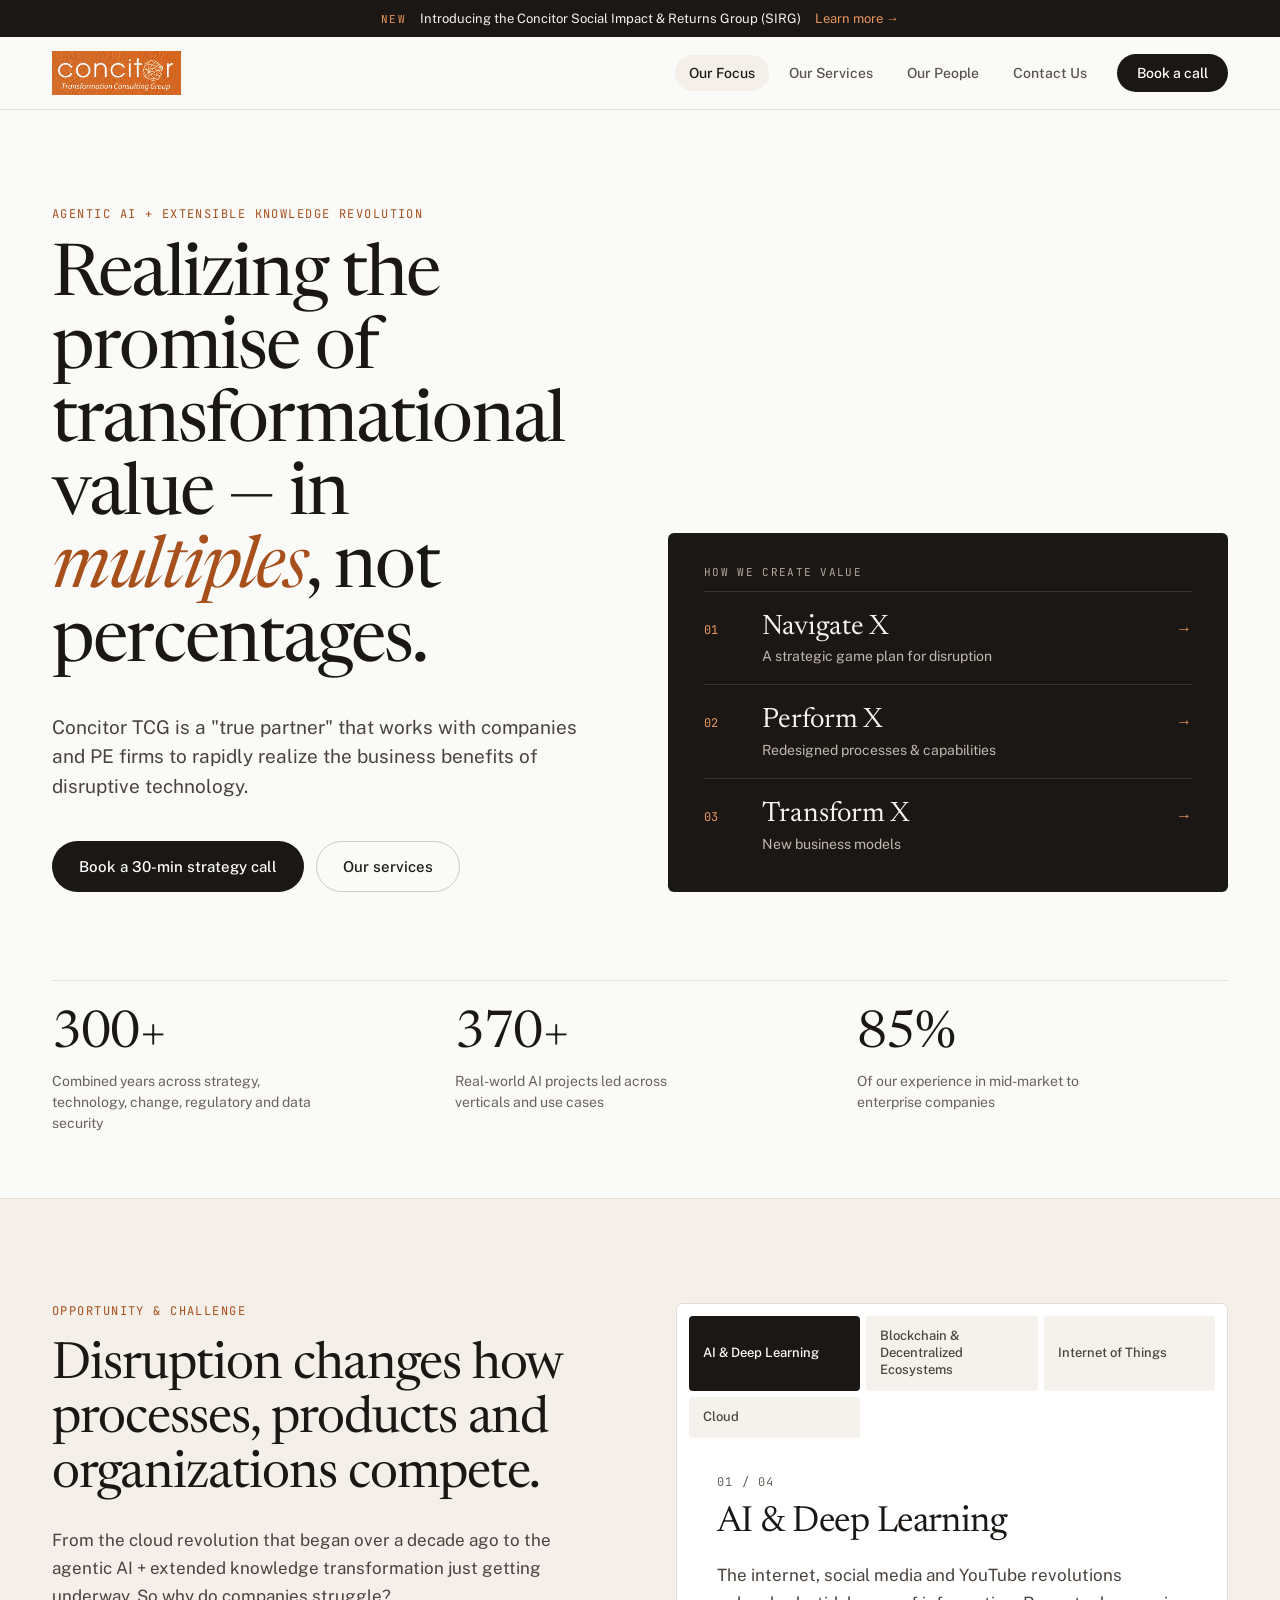
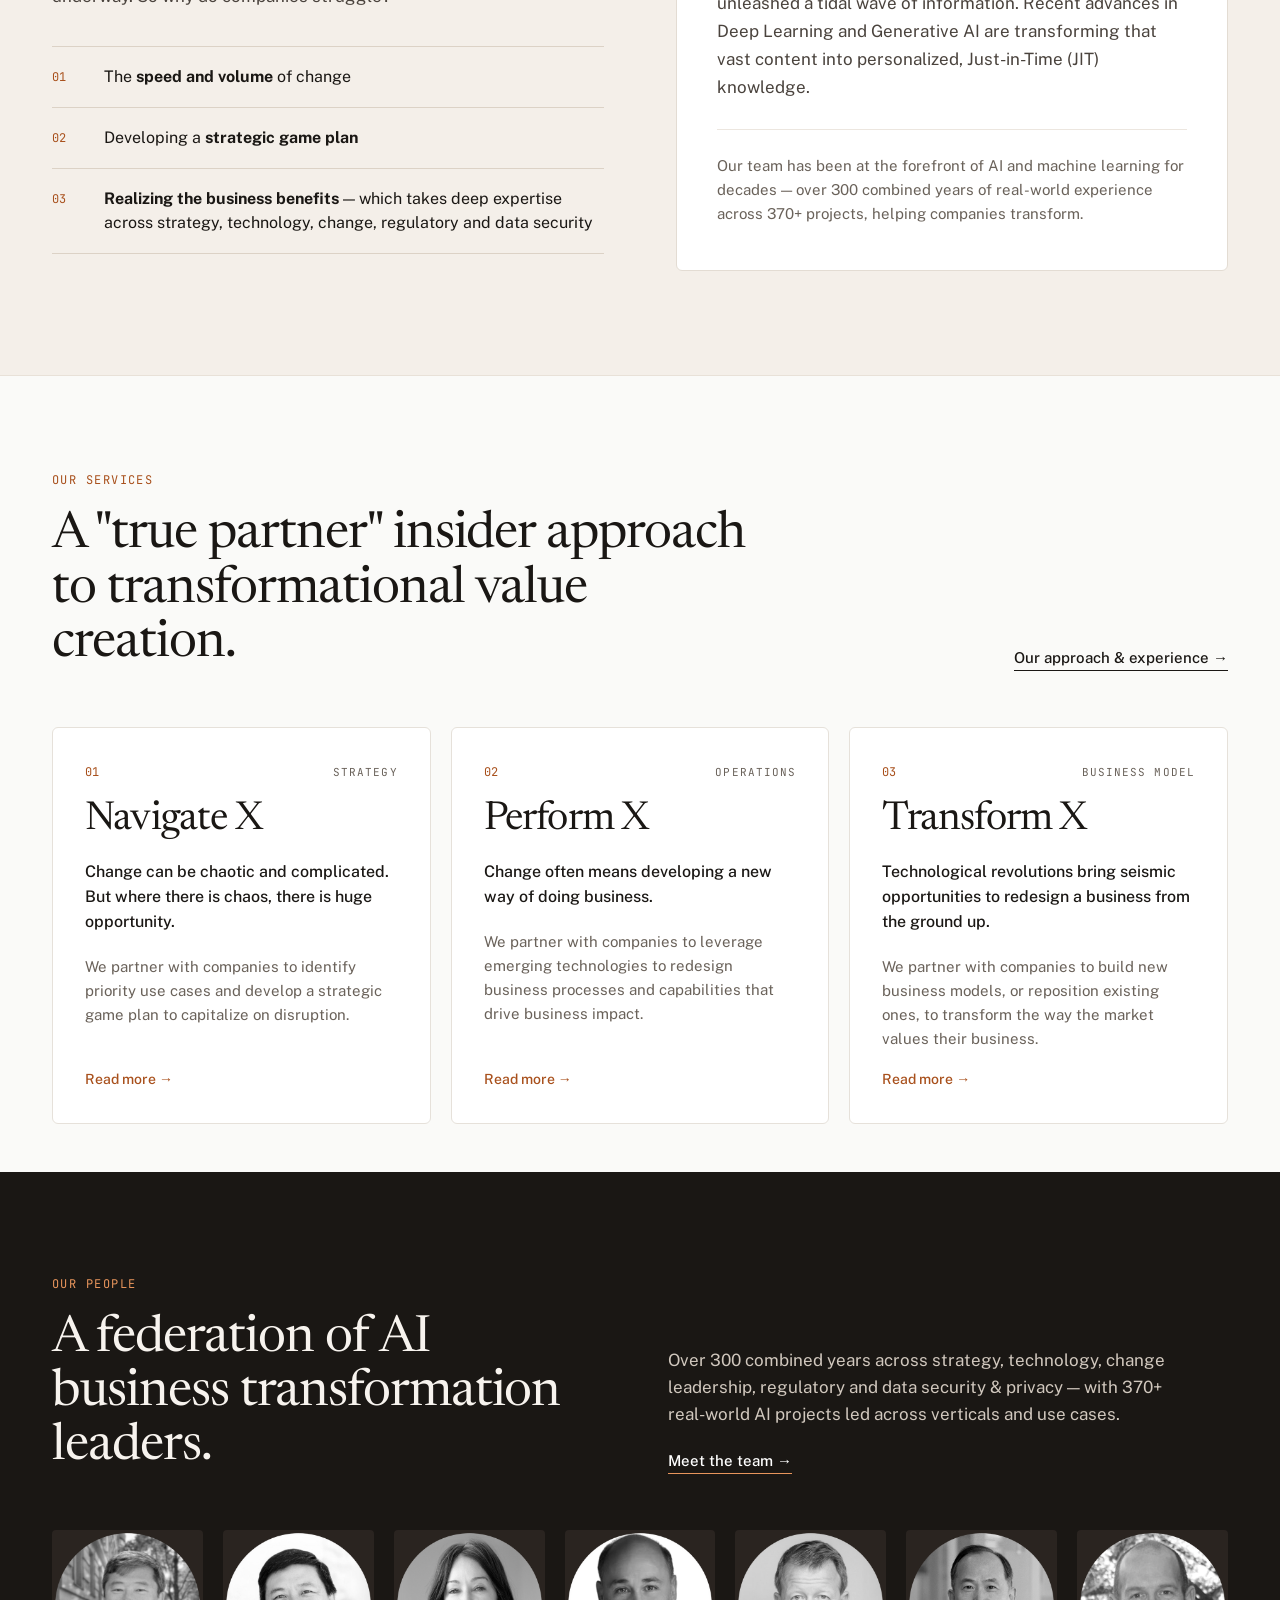
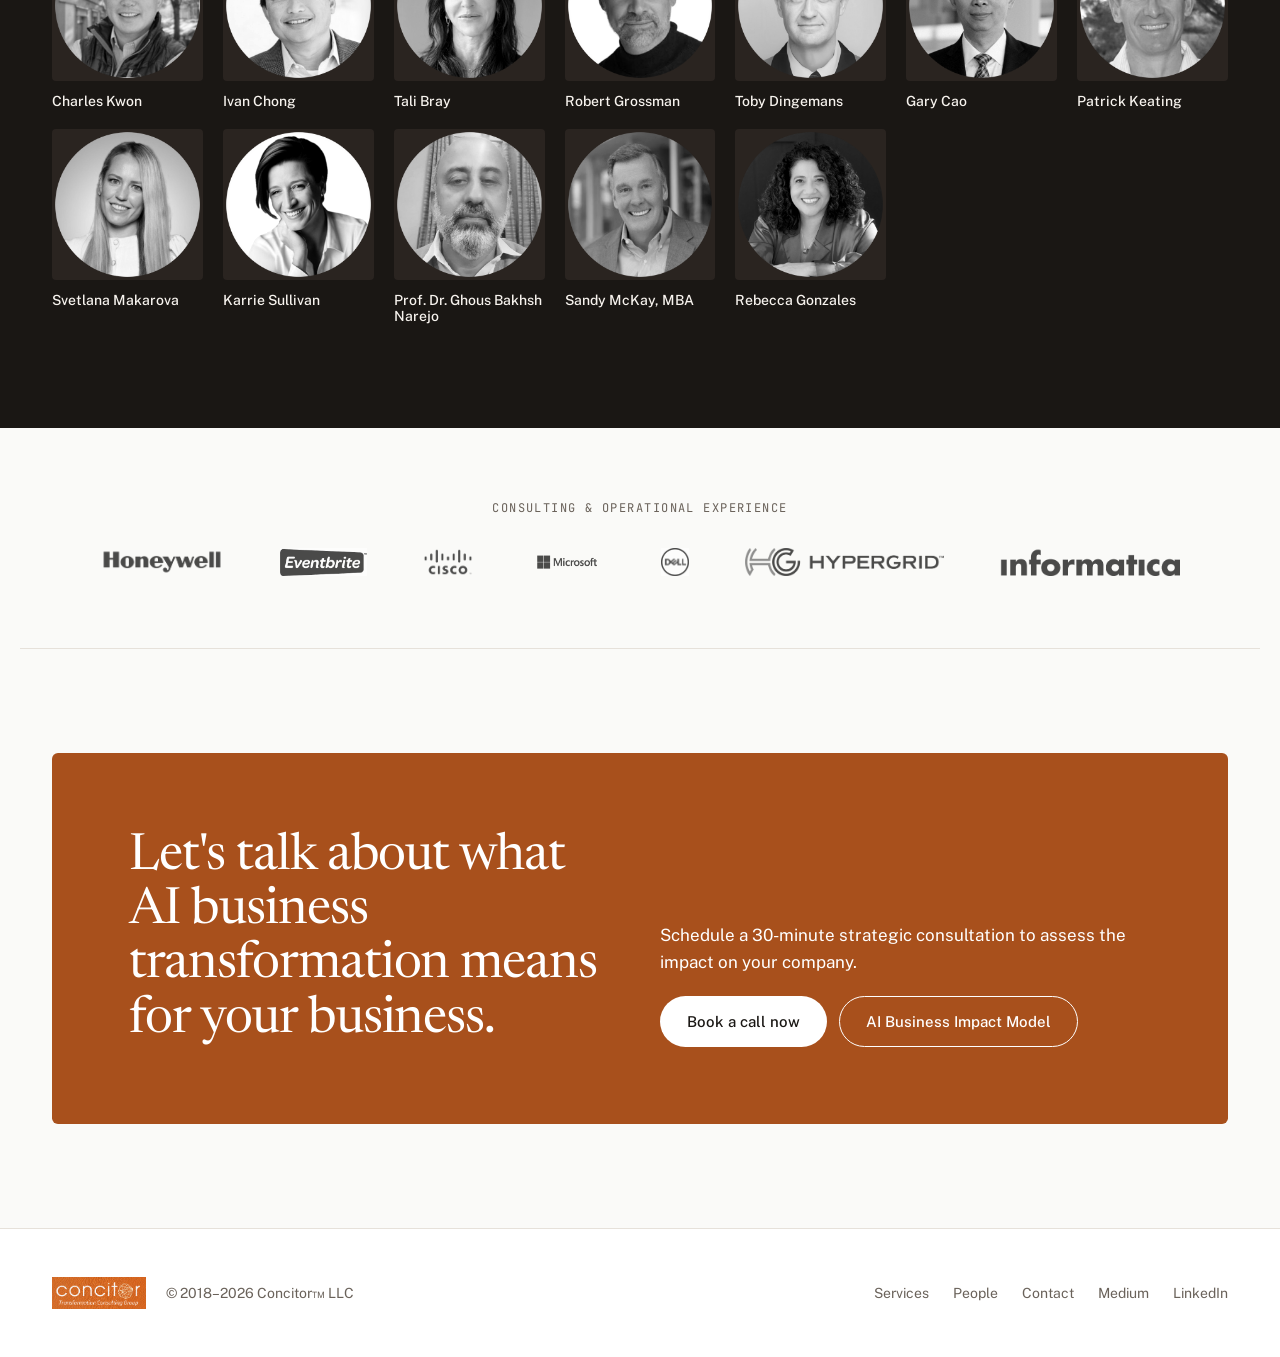
<file: concitor-site/index.html>
<!DOCTYPE html>
<html lang="en">
<head>
  <meta charset="utf-8">
  <meta name="viewport" content="width=device-width, initial-scale=1">
  <title>Concitor TCG — AI Business Transformation</title>
  <meta name="description" content="Concitor TCG is a true partner that works with companies and PE firms to rapidly realize the business benefits of disruptive technology — in multiples, not percentages.">
  <link rel="canonical" href="https://www.concitor.com/">
  <meta property="og:type" content="website">
  <meta property="og:url" content="https://www.concitor.com/">
  <meta property="og:title" content="Concitor TCG — AI Business Transformation">
  <meta property="og:description" content="Concitor TCG is a true partner that works with companies and PE firms to rapidly realize the business benefits of disruptive technology.">
  <meta property="og:image" content="https://www.concitor.com/images/brand/concitor-logo.png">
  <meta name="twitter:card" content="summary_large_image">
  <meta name="twitter:title" content="Concitor TCG — AI Business Transformation">
  <meta name="twitter:description" content="A true partner for AI business transformation — in multiples, not percentages.">
  <meta name="twitter:image" content="https://www.concitor.com/images/brand/concitor-logo.png">
  <link rel="icon" type="image/png" href="images/brand/concitor-logo.png">
  <link rel="preconnect" href="https://fonts.googleapis.com">
  <link rel="preconnect" href="https://fonts.gstatic.com" crossorigin>
  <link href="https://fonts.googleapis.com/css2?family=Newsreader:ital,wght@0,400;0,500;1,400&family=Public+Sans:wght@400;500;600&family=JetBrains+Mono:wght@400;500&display=swap" rel="stylesheet">
  <link rel="stylesheet" href="style.css">
</head>
<body>

<!-- Banner -->
<a href="https://www.concitor.org" class="banner" rel="noopener noreferrer" target="_blank">
  <span class="banner-tag">NEW</span>
  <span>Introducing the Concitor Social Impact &amp; Returns Group (SIRG)</span>
  <span class="banner-cta">Learn more →</span>
</a>

<!-- Header -->
<header>
  <div class="header-inner">
    <a href="index.html" class="logo" aria-label="Concitor TCG home">
      <img src="images/brand/concitor-logo.png" alt="Concitor TCG" width="140" height="48">
    </a>
    <button class="nav-toggle" id="nav-toggle" aria-expanded="false" aria-controls="mobile-nav" aria-label="Toggle navigation">
      <svg width="22" height="22" fill="none" stroke="currentColor" stroke-width="2" viewBox="0 0 24 24"><path d="M3 6h18M3 12h18M3 18h18"/></svg>
    </button>
    <nav aria-label="Primary navigation">
      <a href="index.html" class="nav-link active">Our Focus</a>
      <a href="services.html" class="nav-link">Our Services</a>
      <a href="people.html" class="nav-link">Our People</a>
      <a href="contact.html" class="nav-link">Contact Us</a>
      <a href="contact.html" class="nav-cta">Book a call</a>
    </nav>
  </div>
  <div class="mobile-nav" id="mobile-nav" role="navigation" aria-label="Mobile navigation">
    <a href="index.html" class="active">Our Focus</a>
    <a href="services.html">Our Services</a>
    <a href="people.html">Our People</a>
    <a href="contact.html">Contact Us</a>
    <a href="contact.html" class="nav-cta" style="display:inline-block;margin-top:8px;padding:12px 20px;text-align:center;background:#1A1714;color:#fff;border-radius:999px;">Book a call</a>
  </div>
</header>

<main>

  <!-- Hero -->
  <section class="section hero" style="padding-bottom:64px">
    <div class="hero-grid">
      <div>
        <div class="section-label">AGENTIC AI + EXTENSIBLE KNOWLEDGE REVOLUTION</div>
        <h1>Realizing the promise of transformational value — in <em>multiples</em>, not percentages.</h1>
        <p class="hero-sub">Concitor TCG is a "true partner" that works with companies and PE firms to rapidly realize the business benefits of disruptive technology.</p>
        <div class="hero-actions">
          <a href="contact.html" class="btn btn-dark">Book a 30-min strategy call</a>
          <a href="services.html" class="btn btn-outline">Our services</a>
        </div>
      </div>
      <div class="hero-card" role="list">
        <div class="hero-card-label">HOW WE CREATE VALUE</div>
        <a href="services.html#navigate" class="hero-card-row" role="listitem">
          <span class="hero-card-num">01</span>
          <span>
            <span class="hero-card-name">Navigate X</span>
            <span class="hero-card-tag">A strategic game plan for disruption</span>
          </span>
          <span class="hero-card-arrow" aria-hidden="true">→</span>
        </a>
        <a href="services.html#perform" class="hero-card-row" role="listitem">
          <span class="hero-card-num">02</span>
          <span>
            <span class="hero-card-name">Perform X</span>
            <span class="hero-card-tag">Redesigned processes &amp; capabilities</span>
          </span>
          <span class="hero-card-arrow" aria-hidden="true">→</span>
        </a>
        <a href="services.html#transform" class="hero-card-row" role="listitem">
          <span class="hero-card-num">03</span>
          <span>
            <span class="hero-card-name">Transform X</span>
            <span class="hero-card-tag">New business models</span>
          </span>
          <span class="hero-card-arrow" aria-hidden="true">→</span>
        </a>
      </div>
    </div>

    <!-- Stats -->
    <div class="stats-row">
      <div>
        <div class="stat-num">300+</div>
        <div class="stat-label">Combined years across strategy, technology, change, regulatory and data security</div>
      </div>
      <div>
        <div class="stat-num">370+</div>
        <div class="stat-label">Real-world AI projects led across verticals and use cases</div>
      </div>
      <div>
        <div class="stat-num">85%</div>
        <div class="stat-label">Of our experience in mid-market to enterprise companies</div>
      </div>
    </div>
  </section>

  <!-- Opportunity & Challenge -->
  <div class="opp-section">
    <div class="opp-inner">
      <div>
        <div class="section-label">OPPORTUNITY &amp; CHALLENGE</div>
        <h2 class="section-h2">Disruption changes how processes, products and organizations compete.</h2>
        <p class="body-lg" style="margin-top:24px;max-width:500px">From the cloud revolution that began over a decade ago to the agentic AI + extended knowledge transformation just getting underway. So why do companies struggle?</p>
        <div class="opp-challenges" role="list">
          <div class="challenge-row" role="listitem">
            <span class="challenge-n" aria-hidden="true">01</span>
            <span>The <strong>speed and volume</strong> of change</span>
          </div>
          <div class="challenge-row" role="listitem">
            <span class="challenge-n" aria-hidden="true">02</span>
            <span>Developing a <strong>strategic game plan</strong></span>
          </div>
          <div class="challenge-row" style="border-bottom:1px solid #DCD2C6" role="listitem">
            <span class="challenge-n" aria-hidden="true">03</span>
            <span><strong>Realizing the business benefits</strong> — which takes deep expertise across strategy, technology, change, regulatory and data security</span>
          </div>
        </div>
      </div>
      <!-- Tech tabs -->
      <div class="tech-card" role="tablist" aria-label="Technology areas">
        <div class="tech-tabs">
          <button class="tech-tab active" role="tab" aria-selected="true" aria-controls="tech-panel-0" id="tech-tab-0">AI &amp; Deep Learning</button>
          <button class="tech-tab" role="tab" aria-selected="false" aria-controls="tech-panel-1" id="tech-tab-1">Blockchain &amp; Decentralized Ecosystems</button>
          <button class="tech-tab" role="tab" aria-selected="false" aria-controls="tech-panel-2" id="tech-tab-2">Internet of Things</button>
          <button class="tech-tab" role="tab" aria-selected="false" aria-controls="tech-panel-3" id="tech-tab-3">Cloud</button>
        </div>
        <div class="tech-body">
          <div class="tech-panel" id="tech-panel-0" role="tabpanel" aria-labelledby="tech-tab-0">
            <div class="tech-counter">01 / 04</div>
            <h3 class="tech-name">AI &amp; Deep Learning</h3>
            <p class="tech-desc">The internet, social media and YouTube revolutions unleashed a tidal wave of information. Recent advances in Deep Learning and Generative AI are transforming that vast content into personalized, Just-in-Time (JIT) knowledge.</p>
            <p class="tech-note">Our team has been at the forefront of AI and machine learning for decades — over 300 combined years of real-world experience across 370+ projects, helping companies transform.</p>
          </div>
          <div class="tech-panel" id="tech-panel-1" role="tabpanel" aria-labelledby="tech-tab-1">
            <div class="tech-counter">02 / 04</div>
            <h3 class="tech-name">Blockchain &amp; Decentralized Ecosystems</h3>
            <p class="tech-desc">Decentralized organizations and ecosystems let leaders rethink the way they manage business — questioning fundamental assumptions about how value and trust move between partners.</p>
            <p class="tech-note">Our team has been at the forefront of AI and machine learning for decades — over 300 combined years of real-world experience across 370+ projects, helping companies transform.</p>
          </div>
          <div class="tech-panel" id="tech-panel-2" role="tabpanel" aria-labelledby="tech-tab-2">
            <div class="tech-counter">03 / 04</div>
            <h3 class="tech-name">Internet of Things</h3>
            <p class="tech-desc">Connected devices turn physical operations into live data, opening new ways to monitor, predict and automate across products and processes.</p>
            <p class="tech-note">Our team has been at the forefront of AI and machine learning for decades — over 300 combined years of real-world experience across 370+ projects, helping companies transform.</p>
          </div>
          <div class="tech-panel" id="tech-panel-3" role="tabpanel" aria-labelledby="tech-tab-3">
            <div class="tech-counter">04 / 04</div>
            <h3 class="tech-name">Cloud</h3>
            <p class="tech-desc">The cloud revolution that began over a decade ago reset how software is built, bought and scaled — and laid the foundation for AI at scale.</p>
            <p class="tech-note">Our team has been at the forefront of AI and machine learning for decades — over 300 combined years of real-world experience across 370+ projects, helping companies transform.</p>
          </div>
        </div>
      </div>
    </div>
  </div>

  <!-- Our Services -->
  <section class="section" style="padding-bottom:48px">
    <div style="display:flex;justify-content:space-between;align-items:flex-end;gap:32px;flex-wrap:wrap;margin-bottom:56px">
      <div style="max-width:700px">
        <div class="section-label">OUR SERVICES</div>
        <h2 class="section-h2">A "true partner" insider approach to transformational value creation.</h2>
      </div>
      <a href="services.html" style="font-size:15px;font-weight:500;padding-bottom:4px;border-bottom:1px solid #1A1714">Our approach &amp; experience →</a>
    </div>
    <div class="services-grid">
      <a href="services.html#navigate" class="service-card">
        <div class="service-card-top">
          <span class="service-num">01</span>
          <span class="service-short">STRATEGY</span>
        </div>
        <h3 class="service-name">Navigate X</h3>
        <p class="service-hook">Change can be chaotic and complicated. But where there is chaos, there is huge opportunity.</p>
        <p class="service-summary">We partner with companies to identify priority use cases and develop a strategic game plan to capitalize on disruption.</p>
        <span class="service-more">Read more →</span>
      </a>
      <a href="services.html#perform" class="service-card">
        <div class="service-card-top">
          <span class="service-num">02</span>
          <span class="service-short">OPERATIONS</span>
        </div>
        <h3 class="service-name">Perform X</h3>
        <p class="service-hook">Change often means developing a new way of doing business.</p>
        <p class="service-summary">We partner with companies to leverage emerging technologies to redesign business processes and capabilities that drive business impact.</p>
        <span class="service-more">Read more →</span>
      </a>
      <a href="services.html#transform" class="service-card">
        <div class="service-card-top">
          <span class="service-num">03</span>
          <span class="service-short">BUSINESS MODEL</span>
        </div>
        <h3 class="service-name">Transform X</h3>
        <p class="service-hook">Technological revolutions bring seismic opportunities to redesign a business from the ground up.</p>
        <p class="service-summary">We partner with companies to build new business models, or reposition existing ones, to transform the way the market values their business.</p>
        <span class="service-more">Read more →</span>
      </a>
    </div>
  </section>

  <!-- Our People (dark) -->
  <div class="people-dark">
    <div class="people-dark-inner">
      <div class="people-header">
        <div>
          <div class="section-label section-label-light">OUR PEOPLE</div>
          <h2 class="people-h2">A federation of AI business transformation leaders.</h2>
        </div>
        <div>
          <p class="people-sub">Over 300 combined years across strategy, technology, change leadership, regulatory and data security &amp; privacy — with 370+ real-world AI projects led across verticals and use cases.</p>
          <a href="people.html" class="people-link">Meet the team →</a>
        </div>
      </div>
      <div class="people-grid-sm">
        <a href="https://www.concitor.com/charleskwon" class="person-card-sm" target="_blank" rel="noopener noreferrer">
          <div class="person-photo-sm"><img src="images/team/charles-kwon.png" alt="Charles Kwon" width="480" height="480" loading="lazy"></div>
          <span class="person-name-sm">Charles Kwon</span>
        </a>
        <a href="https://www.concitor.com/ivanchong" class="person-card-sm" target="_blank" rel="noopener noreferrer">
          <div class="person-photo-sm"><img src="images/team/ivan-chong.png" alt="Ivan Chong" width="480" height="480" loading="lazy"></div>
          <span class="person-name-sm">Ivan Chong</span>
        </a>
        <a href="https://www.concitor.com/talibray" class="person-card-sm" target="_blank" rel="noopener noreferrer">
          <div class="person-photo-sm"><img src="images/team/tali-bray.png" alt="Tali Bray" width="480" height="480" loading="lazy"></div>
          <span class="person-name-sm">Tali Bray</span>
        </a>
        <a href="https://www.concitor.com/robertgrossman" class="person-card-sm" target="_blank" rel="noopener noreferrer">
          <div class="person-photo-sm"><img src="images/team/robert-grossman.png" alt="Robert Grossman" width="480" height="480" loading="lazy"></div>
          <span class="person-name-sm">Robert Grossman</span>
        </a>
        <a href="https://www.concitor.com/tobydingemans" class="person-card-sm" target="_blank" rel="noopener noreferrer">
          <div class="person-photo-sm"><img src="images/team/toby-dingemans.png" alt="Toby Dingemans" width="480" height="480" loading="lazy"></div>
          <span class="person-name-sm">Toby Dingemans</span>
        </a>
        <a href="https://www.concitor.com/garycao" class="person-card-sm" target="_blank" rel="noopener noreferrer">
          <div class="person-photo-sm"><img src="images/team/gary-cao.png" alt="Gary Cao" width="480" height="480" loading="lazy"></div>
          <span class="person-name-sm">Gary Cao</span>
        </a>
        <a href="https://www.concitor.com/patrickkeating" class="person-card-sm" target="_blank" rel="noopener noreferrer">
          <div class="person-photo-sm"><img src="images/team/patrick-keating.png" alt="Patrick Keating" width="480" height="480" loading="lazy"></div>
          <span class="person-name-sm">Patrick Keating</span>
        </a>
        <a href="https://www.concitor.com/svetlanamakarova" class="person-card-sm" target="_blank" rel="noopener noreferrer">
          <div class="person-photo-sm"><img src="images/team/svetlana-makarova.png" alt="Svetlana Makarova" width="480" height="480" loading="lazy"></div>
          <span class="person-name-sm">Svetlana Makarova</span>
        </a>
        <a href="https://www.concitor.com/karriesullivan" class="person-card-sm" target="_blank" rel="noopener noreferrer">
          <div class="person-photo-sm"><img src="images/team/karrie-sullivan.png" alt="Karrie Sullivan" width="480" height="480" loading="lazy"></div>
          <span class="person-name-sm">Karrie Sullivan</span>
        </a>
        <a href="https://www.concitor.com/drghous" class="person-card-sm" target="_blank" rel="noopener noreferrer">
          <div class="person-photo-sm"><img src="images/team/ghous-bakhsh-narejo.png" alt="Prof. Dr. Ghous Bakhsh Narejo" width="480" height="480" loading="lazy"></div>
          <span class="person-name-sm">Prof. Dr. Ghous Bakhsh Narejo</span>
        </a>
        <a href="https://www.concitor.com/sandymckay" class="person-card-sm" target="_blank" rel="noopener noreferrer">
          <div class="person-photo-sm"><img src="images/team/sandy-mckay.png" alt="Sandy McKay, MBA" width="480" height="480" loading="lazy"></div>
          <span class="person-name-sm">Sandy McKay, MBA</span>
        </a>
        <a href="https://www.concitor.com/rebeccagonzales" class="person-card-sm" target="_blank" rel="noopener noreferrer">
          <div class="person-photo-sm"><img src="images/team/rebecca-gonzales.png" alt="Rebecca Gonzales" width="480" height="480" loading="lazy"></div>
          <span class="person-name-sm">Rebecca Gonzales</span>
        </a>
      </div>
    </div>
  </div>

  <!-- Client logos -->
  <div class="logos-section">
    <div class="logos-label">CONSULTING &amp; OPERATIONAL EXPERIENCE</div>
    <div class="logos-row">
      <img src="images/client-logos/honeywell.png" alt="Honeywell" width="auto" height="28" loading="lazy">
      <img src="images/client-logos/eventbrite.png" alt="Eventbrite" width="auto" height="28" loading="lazy">
      <img src="images/client-logos/cisco.png" alt="Cisco" width="auto" height="28" loading="lazy">
      <img src="images/client-logos/microsoft.png" alt="Microsoft" width="auto" height="28" loading="lazy">
      <img src="images/client-logos/dell.png" alt="Dell" width="auto" height="28" loading="lazy">
      <img src="images/client-logos/hypergrid.png" alt="Hypergrid" width="auto" height="28" loading="lazy">
      <img src="images/client-logos/informatica.png" alt="Informatica" width="auto" height="28" loading="lazy">
    </div>
  </div>

  <!-- CTA -->
  <div class="cta-section">
    <div class="cta-inner">
      <h2 class="cta-h2">Let's talk about what AI business transformation means for your business.</h2>
      <div>
        <p class="cta-sub">Schedule a 30-minute strategic consultation to assess the impact on your company.</p>
        <div class="cta-actions">
          <a href="contact.html" class="btn btn-white">Book a call now</a>
          <a href="https://www.concitor.com/ai-business-impact-model" class="btn btn-white-outline" target="_blank" rel="noopener noreferrer">AI Business Impact Model</a>
        </div>
      </div>
    </div>
  </div>

</main>

<!-- Footer -->
<footer>
  <div class="footer-inner">
    <div class="footer-brand">
      <img src="images/brand/concitor-logo.png" alt="Concitor TCG" width="110" height="37" loading="lazy">
      <span>© 2018–2026 Concitor™ LLC</span>
    </div>
    <div class="footer-links">
      <a href="services.html">Services</a>
      <a href="people.html">People</a>
      <a href="contact.html">Contact</a>
      <a href="https://medium.com/@concitor" target="_blank" rel="noopener noreferrer">Medium</a>
      <a href="https://www.linkedin.com/company/concitor-inc/" target="_blank" rel="noopener noreferrer">LinkedIn</a>
    </div>
  </div>
</footer>

<script src="main.js"></script>
</body>
</html>
</file>
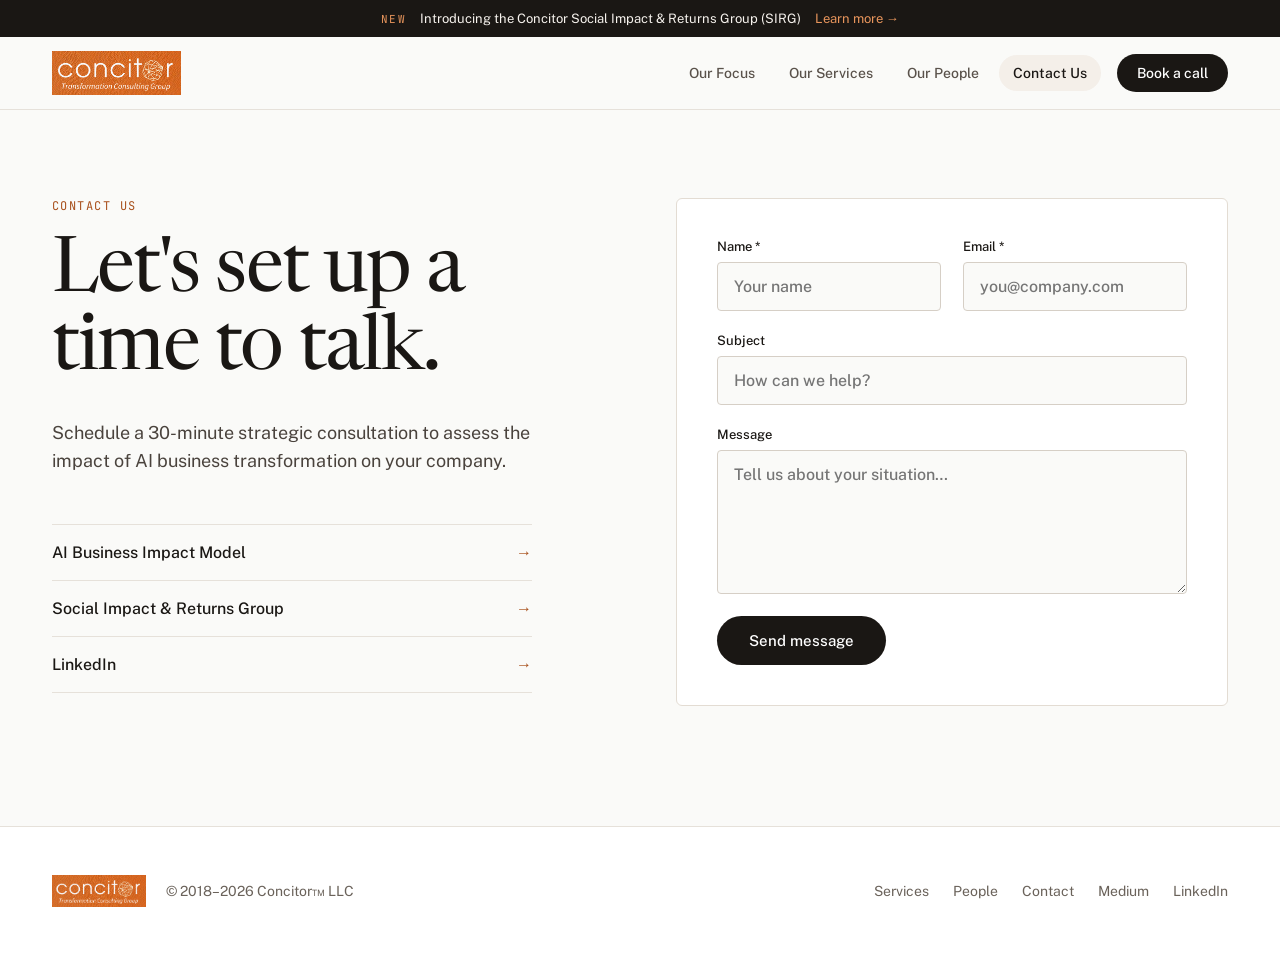
<file: concitor-site/contact.html>
<!DOCTYPE html>
<html lang="en">
<head>
  <meta charset="utf-8">
  <meta name="viewport" content="width=device-width, initial-scale=1">
  <title>Contact Us — Concitor TCG</title>
  <meta name="description" content="Schedule a 30-minute strategic consultation with Concitor TCG to assess the impact of AI business transformation on your company.">
  <link rel="canonical" href="https://www.concitor.com/contact">
  <meta property="og:type" content="website">
  <meta property="og:url" content="https://www.concitor.com/contact">
  <meta property="og:title" content="Contact Us — Concitor TCG">
  <meta property="og:description" content="Schedule a 30-minute strategic consultation to assess the impact of AI business transformation on your company.">
  <meta property="og:image" content="https://www.concitor.com/images/brand/concitor-logo.png">
  <meta name="twitter:card" content="summary_large_image">
  <link rel="icon" type="image/png" href="images/brand/concitor-logo.png">
  <link rel="preconnect" href="https://fonts.googleapis.com">
  <link rel="preconnect" href="https://fonts.gstatic.com" crossorigin>
  <link href="https://fonts.googleapis.com/css2?family=Newsreader:ital,wght@0,400;0,500;1,400&family=Public+Sans:wght@400;500;600&family=JetBrains+Mono:wght@400;500&display=swap" rel="stylesheet">
  <link rel="stylesheet" href="style.css">
</head>
<body>

<!-- Banner -->
<a href="https://www.concitor.org" class="banner" rel="noopener noreferrer" target="_blank">
  <span class="banner-tag">NEW</span>
  <span>Introducing the Concitor Social Impact &amp; Returns Group (SIRG)</span>
  <span class="banner-cta">Learn more →</span>
</a>

<!-- Header -->
<header>
  <div class="header-inner">
    <a href="index.html" class="logo" aria-label="Concitor TCG home">
      <img src="images/brand/concitor-logo.png" alt="Concitor TCG" width="140" height="48">
    </a>
    <button class="nav-toggle" id="nav-toggle" aria-expanded="false" aria-controls="mobile-nav" aria-label="Toggle navigation">
      <svg width="22" height="22" fill="none" stroke="currentColor" stroke-width="2" viewBox="0 0 24 24"><path d="M3 6h18M3 12h18M3 18h18"/></svg>
    </button>
    <nav aria-label="Primary navigation">
      <a href="index.html" class="nav-link">Our Focus</a>
      <a href="services.html" class="nav-link">Our Services</a>
      <a href="people.html" class="nav-link">Our People</a>
      <a href="contact.html" class="nav-link active">Contact Us</a>
      <a href="contact.html" class="nav-cta">Book a call</a>
    </nav>
  </div>
  <div class="mobile-nav" id="mobile-nav" role="navigation" aria-label="Mobile navigation">
    <a href="index.html">Our Focus</a>
    <a href="services.html">Our Services</a>
    <a href="people.html">Our People</a>
    <a href="contact.html" class="active">Contact Us</a>
    <a href="contact.html" class="nav-cta" style="display:inline-block;margin-top:8px;padding:12px 20px;text-align:center;background:#1A1714;color:#fff;border-radius:999px;">Book a call</a>
  </div>
</header>

<main>
  <section style="max-width:1240px;margin:0 auto;padding:88px 32px 120px">
    <div class="contact-grid">
      <div>
        <div class="section-label">CONTACT US</div>
        <h1 class="contact-h1">Let's set up a time to talk.</h1>
        <p class="contact-sub">Schedule a 30-minute strategic consultation to assess the impact of AI business transformation on your company.</p>
        <div class="contact-links">
          <a href="https://www.concitor.com/ai-business-impact-model" class="contact-link" target="_blank" rel="noopener noreferrer">
            AI Business Impact Model
            <span class="contact-link-arrow" aria-hidden="true">→</span>
          </a>
          <a href="https://www.concitor.org" class="contact-link" target="_blank" rel="noopener noreferrer">
            Social Impact &amp; Returns Group
            <span class="contact-link-arrow" aria-hidden="true">→</span>
          </a>
          <a href="https://www.linkedin.com/company/concitor-inc/" class="contact-link" target="_blank" rel="noopener noreferrer">
            LinkedIn
            <span class="contact-link-arrow" aria-hidden="true">→</span>
          </a>
        </div>
      </div>

      <div class="form-card">
        <!-- Success state -->
        <div class="form-success" id="form-success" role="alert" aria-live="polite">
          <div class="form-success-label">MESSAGE SENT</div>
          <h2 class="form-success-h2">Thanks — we'll be in touch shortly.</h2>
          <button class="form-another" id="form-another" type="button">Send another message</button>
        </div>

        <!-- Form -->
        <!-- FORM KEY: Web3Forms access key below -->
        <form
          id="contact-form"
          action="https://api.web3forms.com/submit"
          method="POST"
          style="display:flex;flex-direction:column;gap:22px"
          novalidate
        >
          <!-- Web3Forms config -->
          <input type="hidden" name="access_key" value="cdf11573-ec02-47f9-ab64-2288447e4b03">
          <input type="hidden" name="subject" value="New enquiry from Concitor.com">
          <input type="hidden" name="from_name" value="Concitor TCG Website">

          <!-- Honeypot -->
          <input type="text" name="_honey" class="form-honeypot" tabindex="-1" autocomplete="off" aria-hidden="true">

          <!-- Redirect to same page on JS-disabled fallback -->
          <input type="hidden" name="redirect" value="https://www.concitor.com/contact">

          <div class="form-row">
            <label class="form-group">
              Name *
              <input type="text" name="name" required autocomplete="name" placeholder="Your name">
            </label>
            <label class="form-group">
              Email *
              <input type="email" name="email" required autocomplete="email" placeholder="you@company.com">
            </label>
          </div>
          <label class="form-group">
            Subject
            <input type="text" name="subject_line" placeholder="How can we help?">
          </label>
          <label class="form-group">
            Message
            <textarea name="message" rows="6" placeholder="Tell us about your situation…"></textarea>
          </label>

          <div class="form-error" id="form-error" role="alert" aria-live="assertive"></div>

          <button type="submit" class="form-submit">Send message</button>
        </form>
      </div>
    </div>
  </section>
</main>

<!-- Footer -->
<footer>
  <div class="footer-inner">
    <div class="footer-brand">
      <img src="images/brand/concitor-logo.png" alt="Concitor TCG" width="110" height="37" loading="lazy">
      <span>© 2018–2026 Concitor™ LLC</span>
    </div>
    <div class="footer-links">
      <a href="services.html">Services</a>
      <a href="people.html">People</a>
      <a href="contact.html">Contact</a>
      <a href="https://medium.com/@concitor" target="_blank" rel="noopener noreferrer">Medium</a>
      <a href="https://www.linkedin.com/company/concitor-inc/" target="_blank" rel="noopener noreferrer">LinkedIn</a>
    </div>
  </div>
</footer>

<script src="main.js"></script>
</body>
</html>
</file>
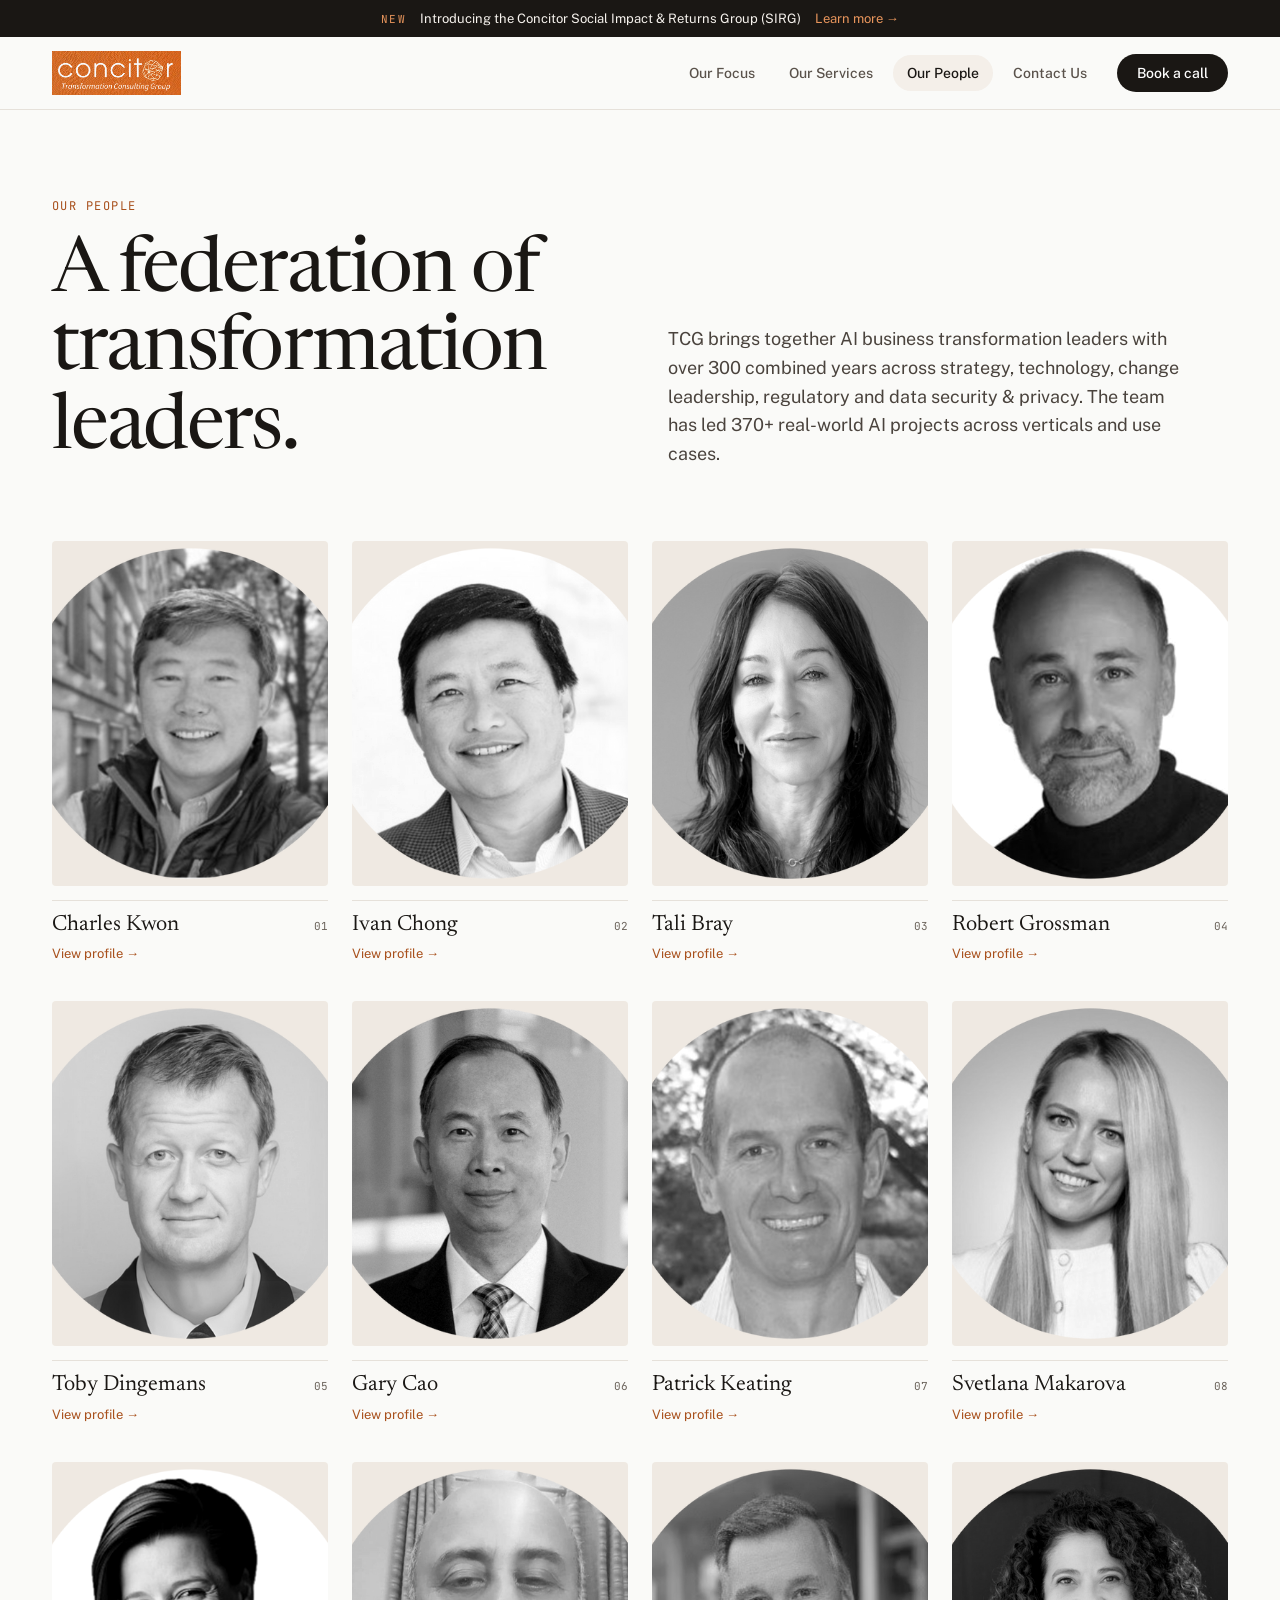
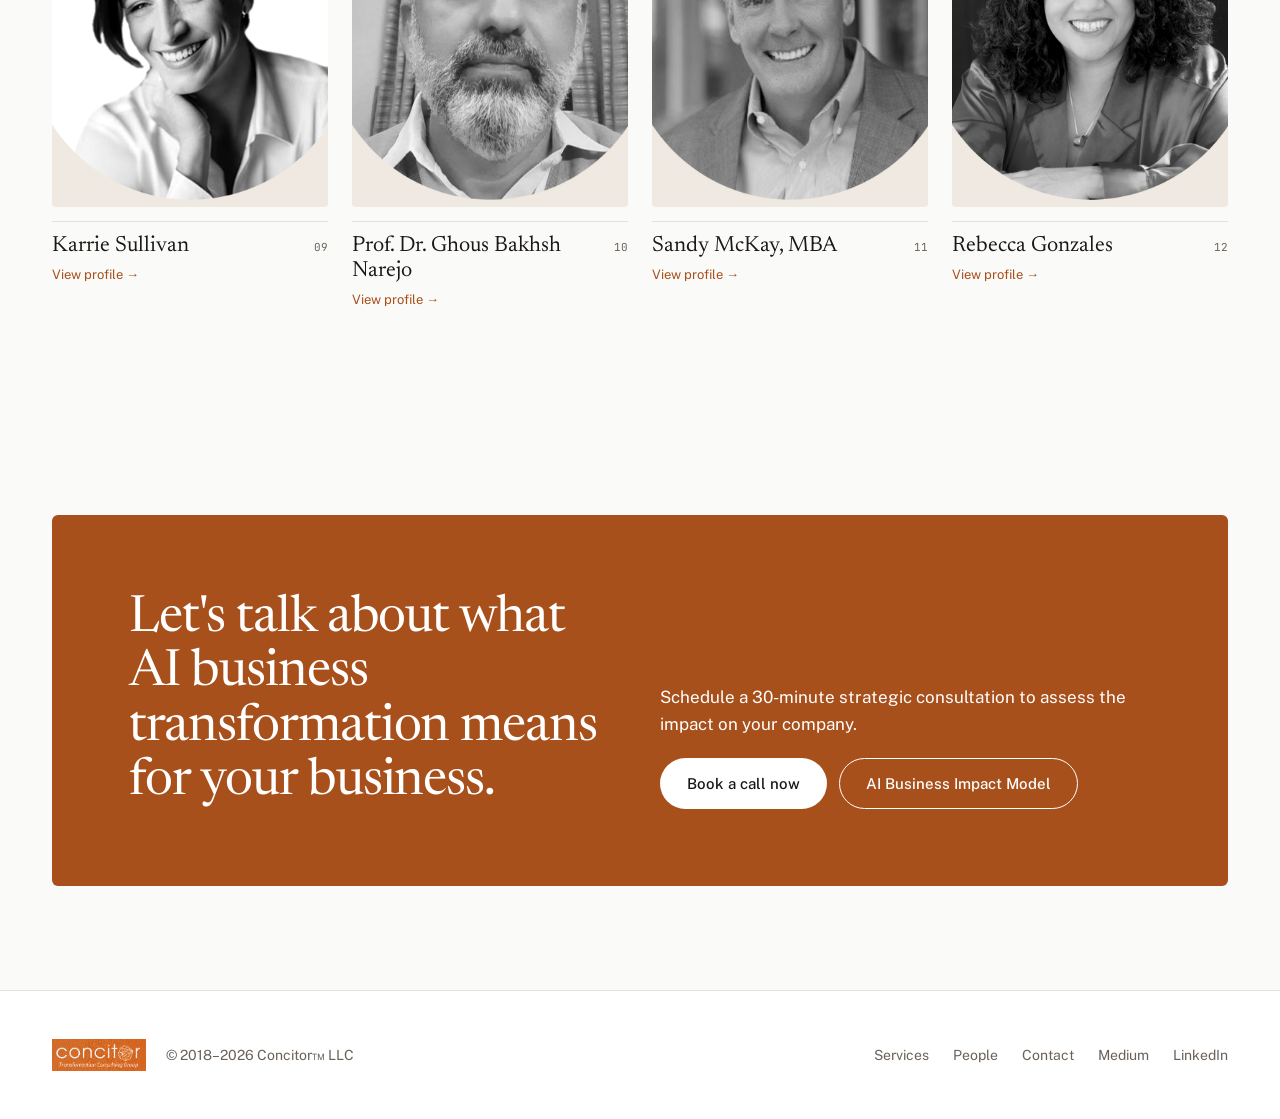
<file: concitor-site/people.html>
<!DOCTYPE html>
<html lang="en">
<head>
  <meta charset="utf-8">
  <meta name="viewport" content="width=device-width, initial-scale=1">
  <title>Our People — Concitor TCG</title>
  <meta name="description" content="Meet the Concitor TCG team — a federation of AI business transformation leaders with over 300 combined years across strategy, technology, change leadership, regulatory and data security.">
  <link rel="canonical" href="https://www.concitor.com/people">
  <meta property="og:type" content="website">
  <meta property="og:url" content="https://www.concitor.com/people">
  <meta property="og:title" content="Our People — Concitor TCG">
  <meta property="og:description" content="A federation of AI business transformation leaders with over 300 combined years and 370+ real-world AI projects.">
  <meta property="og:image" content="https://www.concitor.com/images/brand/concitor-logo.png">
  <meta name="twitter:card" content="summary_large_image">
  <link rel="icon" type="image/png" href="images/brand/concitor-logo.png">
  <link rel="preconnect" href="https://fonts.googleapis.com">
  <link rel="preconnect" href="https://fonts.gstatic.com" crossorigin>
  <link href="https://fonts.googleapis.com/css2?family=Newsreader:ital,wght@0,400;0,500;1,400&family=Public+Sans:wght@400;500;600&family=JetBrains+Mono:wght@400;500&display=swap" rel="stylesheet">
  <link rel="stylesheet" href="style.css">
</head>
<body>

<!-- Banner -->
<a href="https://www.concitor.org" class="banner" rel="noopener noreferrer" target="_blank">
  <span class="banner-tag">NEW</span>
  <span>Introducing the Concitor Social Impact &amp; Returns Group (SIRG)</span>
  <span class="banner-cta">Learn more →</span>
</a>

<!-- Header -->
<header>
  <div class="header-inner">
    <a href="index.html" class="logo" aria-label="Concitor TCG home">
      <img src="images/brand/concitor-logo.png" alt="Concitor TCG" width="140" height="48">
    </a>
    <button class="nav-toggle" id="nav-toggle" aria-expanded="false" aria-controls="mobile-nav" aria-label="Toggle navigation">
      <svg width="22" height="22" fill="none" stroke="currentColor" stroke-width="2" viewBox="0 0 24 24"><path d="M3 6h18M3 12h18M3 18h18"/></svg>
    </button>
    <nav aria-label="Primary navigation">
      <a href="index.html" class="nav-link">Our Focus</a>
      <a href="services.html" class="nav-link">Our Services</a>
      <a href="people.html" class="nav-link active">Our People</a>
      <a href="contact.html" class="nav-link">Contact Us</a>
      <a href="contact.html" class="nav-cta">Book a call</a>
    </nav>
  </div>
  <div class="mobile-nav" id="mobile-nav" role="navigation" aria-label="Mobile navigation">
    <a href="index.html">Our Focus</a>
    <a href="services.html">Our Services</a>
    <a href="people.html" class="active">Our People</a>
    <a href="contact.html">Contact Us</a>
    <a href="contact.html" class="nav-cta" style="display:inline-block;margin-top:8px;padding:12px 20px;text-align:center;background:#1A1714;color:#fff;border-radius:999px;">Book a call</a>
  </div>
</header>

<main>
  <section style="max-width:1240px;margin:0 auto;padding:88px 32px 104px">
    <div class="people-page-header">
      <div>
        <div class="section-label">OUR PEOPLE</div>
        <h1 class="people-page-h1">A federation of transformation leaders.</h1>
      </div>
      <p class="people-page-sub">TCG brings together AI business transformation leaders with over 300 combined years across strategy, technology, change leadership, regulatory and data security &amp; privacy. The team has led 370+ real-world AI projects across verticals and use cases.</p>
    </div>

    <div class="people-grid-lg">
      <a href="https://www.concitor.com/charleskwon" class="person-card-lg" target="_blank" rel="noopener noreferrer">
        <div class="person-photo-lg"><img src="images/team/charles-kwon.png" alt="Charles Kwon" width="480" height="600" loading="lazy"></div>
        <div class="person-info">
          <span class="person-name-lg">Charles Kwon</span>
          <span class="person-num">01</span>
        </div>
        <span class="person-profile">View profile →</span>
      </a>
      <a href="https://www.concitor.com/ivanchong" class="person-card-lg" target="_blank" rel="noopener noreferrer">
        <div class="person-photo-lg"><img src="images/team/ivan-chong.png" alt="Ivan Chong" width="480" height="600" loading="lazy"></div>
        <div class="person-info">
          <span class="person-name-lg">Ivan Chong</span>
          <span class="person-num">02</span>
        </div>
        <span class="person-profile">View profile →</span>
      </a>
      <a href="https://www.concitor.com/talibray" class="person-card-lg" target="_blank" rel="noopener noreferrer">
        <div class="person-photo-lg"><img src="images/team/tali-bray.png" alt="Tali Bray" width="480" height="600" loading="lazy"></div>
        <div class="person-info">
          <span class="person-name-lg">Tali Bray</span>
          <span class="person-num">03</span>
        </div>
        <span class="person-profile">View profile →</span>
      </a>
      <a href="https://www.concitor.com/robertgrossman" class="person-card-lg" target="_blank" rel="noopener noreferrer">
        <div class="person-photo-lg"><img src="images/team/robert-grossman.png" alt="Robert Grossman" width="480" height="600" loading="lazy"></div>
        <div class="person-info">
          <span class="person-name-lg">Robert Grossman</span>
          <span class="person-num">04</span>
        </div>
        <span class="person-profile">View profile →</span>
      </a>
      <a href="https://www.concitor.com/tobydingemans" class="person-card-lg" target="_blank" rel="noopener noreferrer">
        <div class="person-photo-lg"><img src="images/team/toby-dingemans.png" alt="Toby Dingemans" width="480" height="600" loading="lazy"></div>
        <div class="person-info">
          <span class="person-name-lg">Toby Dingemans</span>
          <span class="person-num">05</span>
        </div>
        <span class="person-profile">View profile →</span>
      </a>
      <a href="https://www.concitor.com/garycao" class="person-card-lg" target="_blank" rel="noopener noreferrer">
        <div class="person-photo-lg"><img src="images/team/gary-cao.png" alt="Gary Cao" width="480" height="600" loading="lazy"></div>
        <div class="person-info">
          <span class="person-name-lg">Gary Cao</span>
          <span class="person-num">06</span>
        </div>
        <span class="person-profile">View profile →</span>
      </a>
      <a href="https://www.concitor.com/patrickkeating" class="person-card-lg" target="_blank" rel="noopener noreferrer">
        <div class="person-photo-lg"><img src="images/team/patrick-keating.png" alt="Patrick Keating" width="480" height="600" loading="lazy"></div>
        <div class="person-info">
          <span class="person-name-lg">Patrick Keating</span>
          <span class="person-num">07</span>
        </div>
        <span class="person-profile">View profile →</span>
      </a>
      <a href="https://www.concitor.com/svetlanamakarova" class="person-card-lg" target="_blank" rel="noopener noreferrer">
        <div class="person-photo-lg"><img src="images/team/svetlana-makarova.png" alt="Svetlana Makarova" width="480" height="600" loading="lazy"></div>
        <div class="person-info">
          <span class="person-name-lg">Svetlana Makarova</span>
          <span class="person-num">08</span>
        </div>
        <span class="person-profile">View profile →</span>
      </a>
      <a href="https://www.concitor.com/karriesullivan" class="person-card-lg" target="_blank" rel="noopener noreferrer">
        <div class="person-photo-lg"><img src="images/team/karrie-sullivan.png" alt="Karrie Sullivan" width="480" height="600" loading="lazy"></div>
        <div class="person-info">
          <span class="person-name-lg">Karrie Sullivan</span>
          <span class="person-num">09</span>
        </div>
        <span class="person-profile">View profile →</span>
      </a>
      <a href="https://www.concitor.com/drghous" class="person-card-lg" target="_blank" rel="noopener noreferrer">
        <div class="person-photo-lg"><img src="images/team/ghous-bakhsh-narejo.png" alt="Prof. Dr. Ghous Bakhsh Narejo" width="480" height="600" loading="lazy"></div>
        <div class="person-info">
          <span class="person-name-lg">Prof. Dr. Ghous Bakhsh Narejo</span>
          <span class="person-num">10</span>
        </div>
        <span class="person-profile">View profile →</span>
      </a>
      <a href="https://www.concitor.com/sandymckay" class="person-card-lg" target="_blank" rel="noopener noreferrer">
        <div class="person-photo-lg"><img src="images/team/sandy-mckay.png" alt="Sandy McKay, MBA" width="480" height="600" loading="lazy"></div>
        <div class="person-info">
          <span class="person-name-lg">Sandy McKay, MBA</span>
          <span class="person-num">11</span>
        </div>
        <span class="person-profile">View profile →</span>
      </a>
      <a href="https://www.concitor.com/rebeccagonzales" class="person-card-lg" target="_blank" rel="noopener noreferrer">
        <div class="person-photo-lg"><img src="images/team/rebecca-gonzales.png" alt="Rebecca Gonzales" width="480" height="600" loading="lazy"></div>
        <div class="person-info">
          <span class="person-name-lg">Rebecca Gonzales</span>
          <span class="person-num">12</span>
        </div>
        <span class="person-profile">View profile →</span>
      </a>
    </div>
  </section>

  <!-- CTA -->
  <div class="cta-section">
    <div class="cta-inner">
      <h2 class="cta-h2">Let's talk about what AI business transformation means for your business.</h2>
      <div>
        <p class="cta-sub">Schedule a 30-minute strategic consultation to assess the impact on your company.</p>
        <div class="cta-actions">
          <a href="contact.html" class="btn btn-white">Book a call now</a>
          <a href="https://www.concitor.com/ai-business-impact-model" class="btn btn-white-outline" target="_blank" rel="noopener noreferrer">AI Business Impact Model</a>
        </div>
      </div>
    </div>
  </div>
</main>

<!-- Footer -->
<footer>
  <div class="footer-inner">
    <div class="footer-brand">
      <img src="images/brand/concitor-logo.png" alt="Concitor TCG" width="110" height="37" loading="lazy">
      <span>© 2018–2026 Concitor™ LLC</span>
    </div>
    <div class="footer-links">
      <a href="services.html">Services</a>
      <a href="people.html">People</a>
      <a href="contact.html">Contact</a>
      <a href="https://medium.com/@concitor" target="_blank" rel="noopener noreferrer">Medium</a>
      <a href="https://www.linkedin.com/company/concitor-inc/" target="_blank" rel="noopener noreferrer">LinkedIn</a>
    </div>
  </div>
</footer>

<script src="main.js"></script>
</body>
</html>
</file>
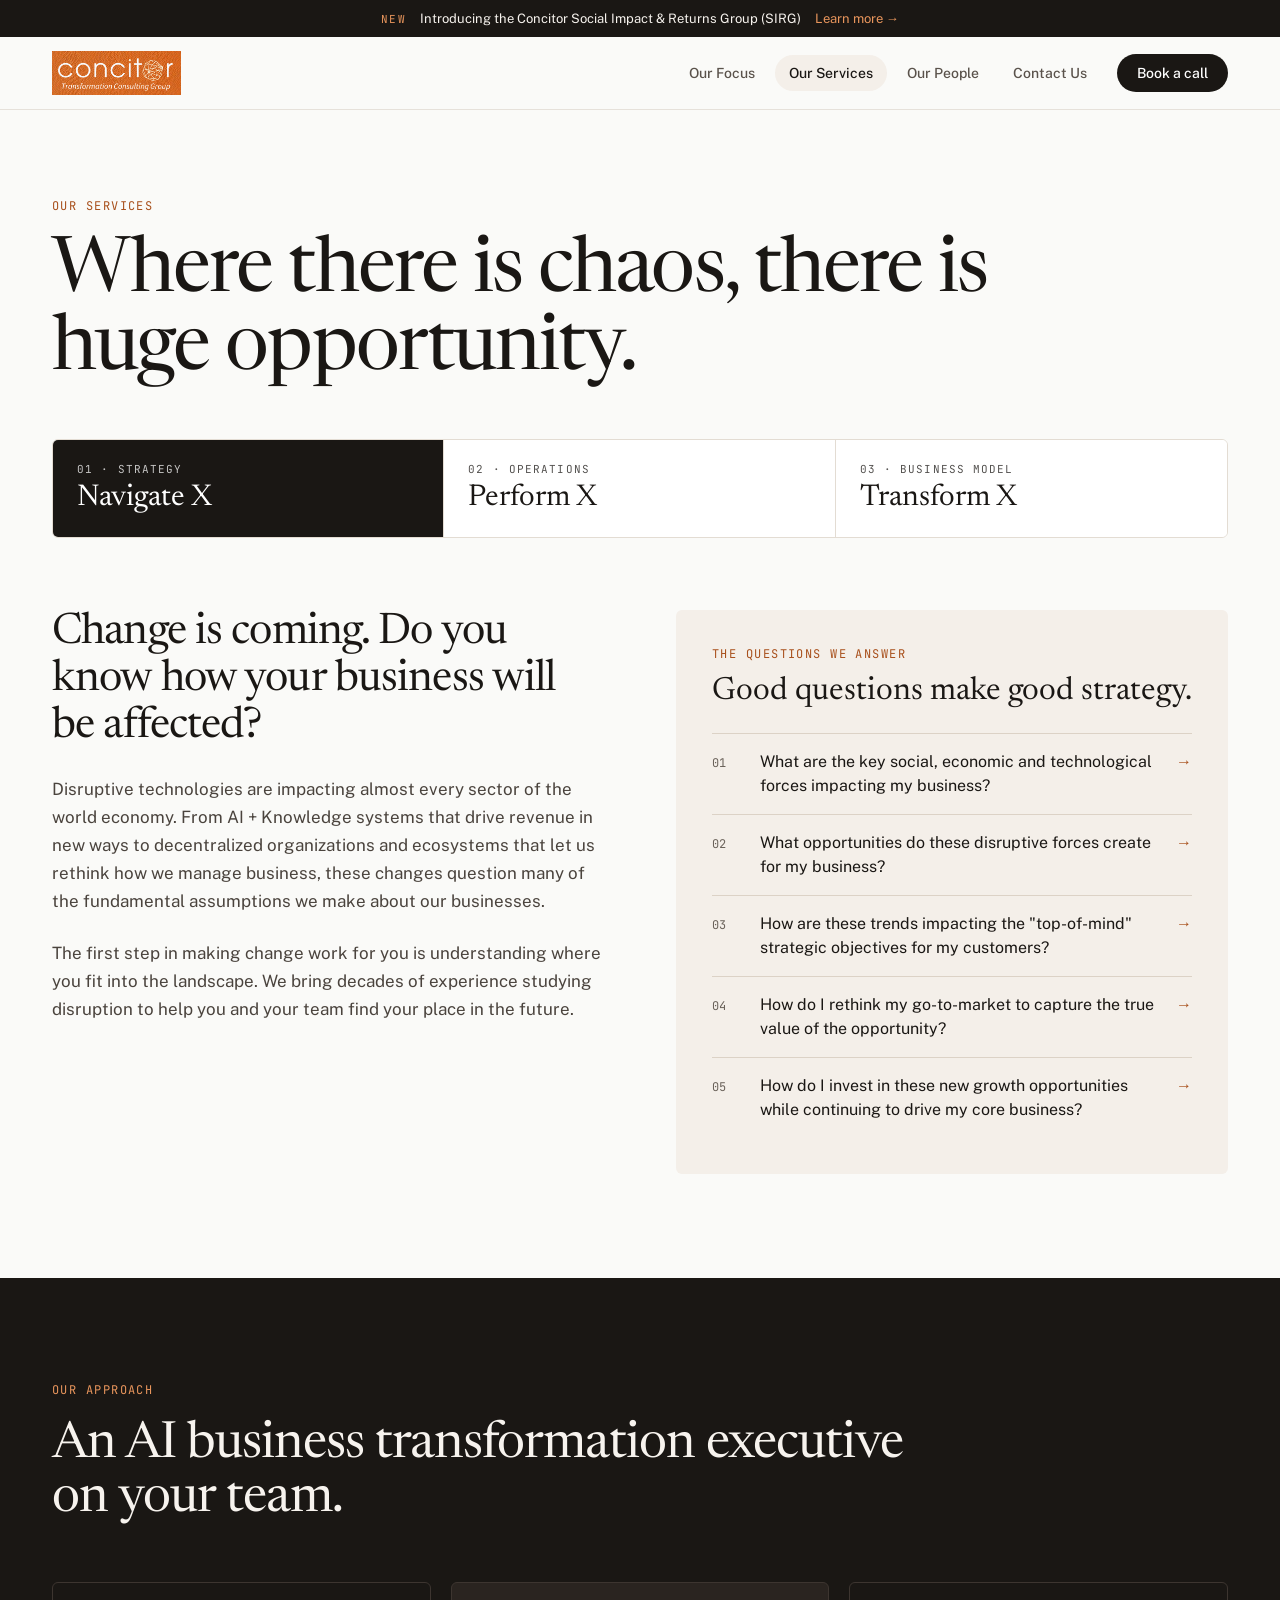
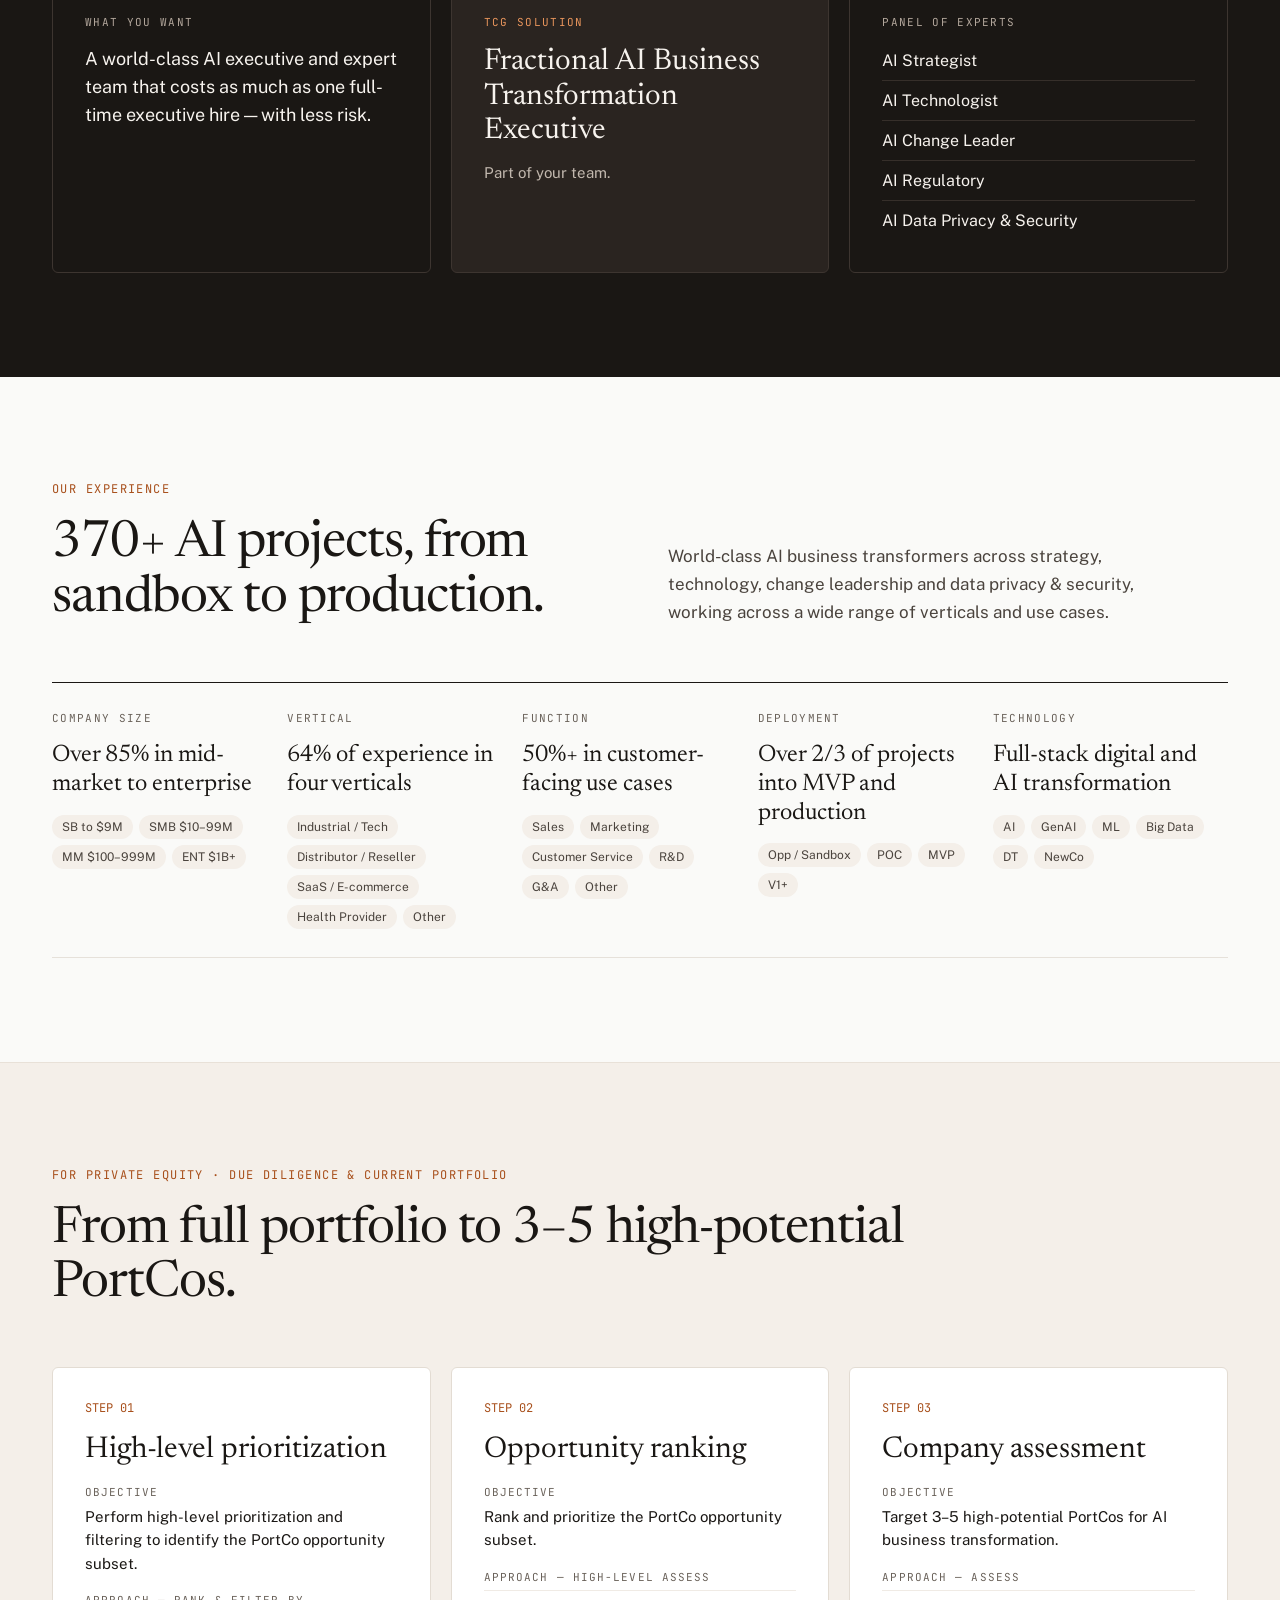
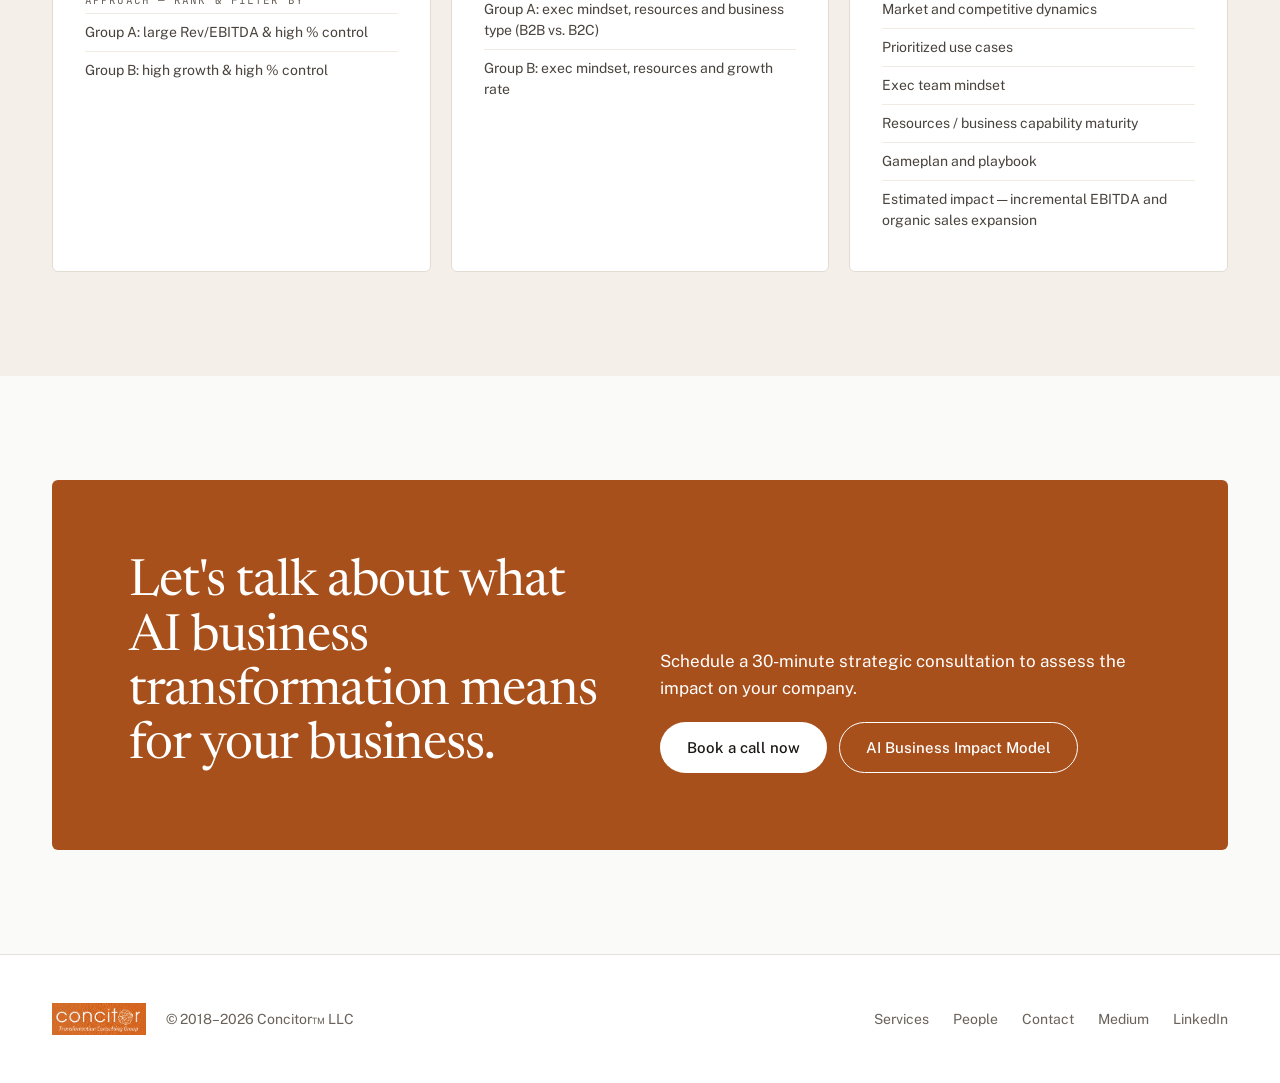
<file: concitor-site/services.html>
<!DOCTYPE html>
<html lang="en">
<head>
  <meta charset="utf-8">
  <meta name="viewport" content="width=device-width, initial-scale=1">
  <title>Our Services — Concitor TCG</title>
  <meta name="description" content="Navigate X, Perform X, and Transform X — Concitor TCG's three-pillar approach to AI business transformation strategy, operations, and business model innovation.">
  <link rel="canonical" href="https://www.concitor.com/services">
  <meta property="og:type" content="website">
  <meta property="og:url" content="https://www.concitor.com/services">
  <meta property="og:title" content="Our Services — Concitor TCG">
  <meta property="og:description" content="Navigate X, Perform X, and Transform X — Concitor TCG's three-pillar approach to AI business transformation.">
  <meta property="og:image" content="https://www.concitor.com/images/brand/concitor-logo.png">
  <meta name="twitter:card" content="summary_large_image">
  <link rel="icon" type="image/png" href="images/brand/concitor-logo.png">
  <link rel="preconnect" href="https://fonts.googleapis.com">
  <link rel="preconnect" href="https://fonts.gstatic.com" crossorigin>
  <link href="https://fonts.googleapis.com/css2?family=Newsreader:ital,wght@0,400;0,500;1,400&family=Public+Sans:wght@400;500;600&family=JetBrains+Mono:wght@400;500&display=swap" rel="stylesheet">
  <link rel="stylesheet" href="style.css">
</head>
<body>

<!-- Banner -->
<a href="https://www.concitor.org" class="banner" rel="noopener noreferrer" target="_blank">
  <span class="banner-tag">NEW</span>
  <span>Introducing the Concitor Social Impact &amp; Returns Group (SIRG)</span>
  <span class="banner-cta">Learn more →</span>
</a>

<!-- Header -->
<header>
  <div class="header-inner">
    <a href="index.html" class="logo" aria-label="Concitor TCG home">
      <img src="images/brand/concitor-logo.png" alt="Concitor TCG" width="140" height="48">
    </a>
    <button class="nav-toggle" id="nav-toggle" aria-expanded="false" aria-controls="mobile-nav" aria-label="Toggle navigation">
      <svg width="22" height="22" fill="none" stroke="currentColor" stroke-width="2" viewBox="0 0 24 24"><path d="M3 6h18M3 12h18M3 18h18"/></svg>
    </button>
    <nav aria-label="Primary navigation">
      <a href="index.html" class="nav-link">Our Focus</a>
      <a href="services.html" class="nav-link active">Our Services</a>
      <a href="people.html" class="nav-link">Our People</a>
      <a href="contact.html" class="nav-link">Contact Us</a>
      <a href="contact.html" class="nav-cta">Book a call</a>
    </nav>
  </div>
  <div class="mobile-nav" id="mobile-nav" role="navigation" aria-label="Mobile navigation">
    <a href="index.html">Our Focus</a>
    <a href="services.html" class="active">Our Services</a>
    <a href="people.html">Our People</a>
    <a href="contact.html">Contact Us</a>
    <a href="contact.html" class="nav-cta" style="display:inline-block;margin-top:8px;padding:12px 20px;text-align:center;background:#1A1714;color:#fff;border-radius:999px;">Book a call</a>
  </div>
</header>

<main>

  <!-- Page hero -->
  <section class="page-hero">
    <div class="section-label">OUR SERVICES</div>
    <h1 class="page-h1">Where there is chaos, there is huge opportunity.</h1>
  </section>

  <!-- Service tabs -->
  <section style="max-width:1240px;margin:0 auto;padding:0 32px 104px">
    <div class="svc-tabs" role="tablist" aria-label="Services">
      <button class="svc-tab-btn" role="tab" aria-selected="true" aria-controls="svc-navigate" id="tab-navigate" data-svc="navigate">
        <span class="svc-tab-label">01 · STRATEGY</span>
        <span class="svc-tab-name">Navigate X</span>
      </button>
      <button class="svc-tab-btn" role="tab" aria-selected="false" aria-controls="svc-perform" id="tab-perform" data-svc="perform">
        <span class="svc-tab-label">02 · OPERATIONS</span>
        <span class="svc-tab-name">Perform X</span>
      </button>
      <button class="svc-tab-btn" role="tab" aria-selected="false" aria-controls="svc-transform" id="tab-transform" data-svc="transform">
        <span class="svc-tab-label">03 · BUSINESS MODEL</span>
        <span class="svc-tab-name">Transform X</span>
      </button>
    </div>

    <!-- Navigate X -->
    <div class="svc-content" id="svc-navigate" role="tabpanel" aria-labelledby="tab-navigate" data-svc="navigate">
      <div>
        <h2 class="svc-h2">Change is coming. Do you know how your business will be affected?</h2>
        <p class="svc-body">Disruptive technologies are impacting almost every sector of the world economy. From AI + Knowledge systems that drive revenue in new ways to decentralized organizations and ecosystems that let us rethink how we manage business, these changes question many of the fundamental assumptions we make about our businesses.</p>
        <p class="svc-body">The first step in making change work for you is understanding where you fit into the landscape. We bring decades of experience studying disruption to help you and your team find your place in the future.</p>
      </div>
      <div class="svc-questions">
        <div class="svc-q-label">THE QUESTIONS WE ANSWER</div>
        <h3 class="svc-q-title">Good questions make good strategy.</h3>
        <div>
          <a href="contact.html" class="svc-question">
            <span class="svc-q-num">01</span>
            <span>What are the key social, economic and technological forces impacting my business?</span>
            <span class="svc-q-arrow" aria-hidden="true">→</span>
          </a>
          <a href="contact.html" class="svc-question">
            <span class="svc-q-num">02</span>
            <span>What opportunities do these disruptive forces create for my business?</span>
            <span class="svc-q-arrow" aria-hidden="true">→</span>
          </a>
          <a href="contact.html" class="svc-question">
            <span class="svc-q-num">03</span>
            <span>How are these trends impacting the "top-of-mind" strategic objectives for my customers?</span>
            <span class="svc-q-arrow" aria-hidden="true">→</span>
          </a>
          <a href="contact.html" class="svc-question">
            <span class="svc-q-num">04</span>
            <span>How do I rethink my go-to-market to capture the true value of the opportunity?</span>
            <span class="svc-q-arrow" aria-hidden="true">→</span>
          </a>
          <a href="contact.html" class="svc-question">
            <span class="svc-q-num">05</span>
            <span>How do I invest in these new growth opportunities while continuing to drive my core business?</span>
            <span class="svc-q-arrow" aria-hidden="true">→</span>
          </a>
        </div>
      </div>
    </div>

    <!-- Perform X -->
    <div class="svc-content" id="svc-perform" role="tabpanel" aria-labelledby="tab-perform" data-svc="perform">
      <div>
        <h2 class="svc-h2">Do you have an AI business transformation strategy?</h2>
        <p class="svc-body">Disruptive technologies don't just create new products and solutions to sell — they introduce brand-new business models and go-to-market motions. To stay competitive, companies need to take advantage of the latest breakthroughs to build a next-gen sales, marketing and customer success engine.</p>
        <p class="svc-body">Concitor™ has spent over a decade developing programs that use disruptive technologies to drive growth — from using AI and a graph knowledge platform to improve customer service for a telecom, to building a next-gen sales, marketing and customer success motion for a late-stage technology startup.</p>
      </div>
      <div class="svc-questions">
        <div class="svc-q-label">THE QUESTIONS WE ANSWER</div>
        <h3 class="svc-q-title">We drive growth.</h3>
        <div>
          <a href="contact.html" class="svc-question">
            <span class="svc-q-num">01</span>
            <span>What are the top net-new growth areas to focus on?</span>
            <span class="svc-q-arrow" aria-hidden="true">→</span>
          </a>
          <a href="contact.html" class="svc-question">
            <span class="svc-q-num">02</span>
            <span>What are the new, proven programs that will help me capture this growth?</span>
            <span class="svc-q-arrow" aria-hidden="true">→</span>
          </a>
          <a href="contact.html" class="svc-question">
            <span class="svc-q-num">03</span>
            <span>How do I optimize the performance of these programs?</span>
            <span class="svc-q-arrow" aria-hidden="true">→</span>
          </a>
          <a href="contact.html" class="svc-question">
            <span class="svc-q-num">04</span>
            <span>Am I investing in the right partners to grow my business?</span>
            <span class="svc-q-arrow" aria-hidden="true">→</span>
          </a>
          <a href="contact.html" class="svc-question">
            <span class="svc-q-num">05</span>
            <span>How can I use peer-to-peer advocacy to grow my community at a fraction of the cost?</span>
            <span class="svc-q-arrow" aria-hidden="true">→</span>
          </a>
        </div>
      </div>
    </div>

    <!-- Transform X -->
    <div class="svc-content" id="svc-transform" role="tabpanel" aria-labelledby="tab-transform" data-svc="transform">
      <div>
        <h2 class="svc-h2">Can a new business model change the way the market values your business?</h2>
        <p class="svc-body">Often, a new wave demands a new business model. The best new models build on existing knowledge assets with new processes and organizational structures — without being slowed down by current organizational momentum.</p>
        <p class="svc-body">Concitor™ helps organizations find the diamond in their own rough. We have helped leaders radically transform the way the market values their business by developing a new, cutting-edge business model.</p>
      </div>
      <div class="svc-questions">
        <div class="svc-q-label">THE QUESTIONS WE ANSWER</div>
        <h3 class="svc-q-title">Multiply your multiple.</h3>
        <div>
          <a href="contact.html" class="svc-question">
            <span class="svc-q-num">01</span>
            <span>Is there a billion-dollar opportunity hidden in my business?</span>
            <span class="svc-q-arrow" aria-hidden="true">→</span>
          </a>
          <a href="contact.html" class="svc-question">
            <span class="svc-q-num">02</span>
            <span>What emerging business models could dramatically change my company's valuation?</span>
            <span class="svc-q-arrow" aria-hidden="true">→</span>
          </a>
          <a href="contact.html" class="svc-question">
            <span class="svc-q-num">03</span>
            <span>How do I design a lighthouse program that will accelerate time-to-revenue?</span>
            <span class="svc-q-arrow" aria-hidden="true">→</span>
          </a>
          <a href="contact.html" class="svc-question">
            <span class="svc-q-num">04</span>
            <span>How do I grow a new venture while driving my core business?</span>
            <span class="svc-q-arrow" aria-hidden="true">→</span>
          </a>
        </div>
      </div>
    </div>
  </section>

  <!-- Our Approach -->
  <div class="approach-section">
    <div class="approach-inner">
      <div class="section-label section-label-light">OUR APPROACH</div>
      <h2 class="approach-h2">An AI business transformation executive on your team.</h2>
      <div class="approach-cards">
        <div class="approach-card">
          <div class="approach-card-label">WHAT YOU WANT</div>
          <p class="approach-card-body">A world-class AI executive and expert team that costs as much as one full-time executive hire — with less risk.</p>
        </div>
        <div class="approach-card approach-card-dark">
          <div class="approach-card-label approach-card-label-accent">TCG SOLUTION</div>
          <p class="approach-card-title">Fractional AI Business Transformation Executive</p>
          <p class="approach-card-sub">Part of your team.</p>
        </div>
        <div class="approach-card">
          <div class="approach-card-label">PANEL OF EXPERTS</div>
          <div class="panel-list">
            <span class="panel-item">AI Strategist</span>
            <span class="panel-item">AI Technologist</span>
            <span class="panel-item">AI Change Leader</span>
            <span class="panel-item">AI Regulatory</span>
            <span class="panel-item" style="border-bottom:none">AI Data Privacy &amp; Security</span>
          </div>
        </div>
      </div>
    </div>
  </div>

  <!-- Our Experience -->
  <div class="exp-section">
    <div class="exp-header">
      <div>
        <div class="section-label">OUR EXPERIENCE</div>
        <h2 class="exp-h2">370+ AI projects, from sandbox to production.</h2>
      </div>
      <p class="body-lg" style="max-width:520px;margin:0">World-class AI business transformers across strategy, technology, change leadership and data privacy &amp; security, working across a wide range of verticals and use cases.</p>
    </div>
    <div class="exp-grid">
      <div class="exp-cell">
        <div class="exp-label">COMPANY SIZE</div>
        <div class="exp-takeaway">Over 85% in mid-market to enterprise</div>
        <div class="exp-tags">
          <span class="exp-tag">SB to $9M</span>
          <span class="exp-tag">SMB $10–99M</span>
          <span class="exp-tag">MM $100–999M</span>
          <span class="exp-tag">ENT $1B+</span>
        </div>
      </div>
      <div class="exp-cell">
        <div class="exp-label">VERTICAL</div>
        <div class="exp-takeaway">64% of experience in four verticals</div>
        <div class="exp-tags">
          <span class="exp-tag">Industrial / Tech</span>
          <span class="exp-tag">Distributor / Reseller</span>
          <span class="exp-tag">SaaS / E-commerce</span>
          <span class="exp-tag">Health Provider</span>
          <span class="exp-tag">Other</span>
        </div>
      </div>
      <div class="exp-cell">
        <div class="exp-label">FUNCTION</div>
        <div class="exp-takeaway">50%+ in customer-facing use cases</div>
        <div class="exp-tags">
          <span class="exp-tag">Sales</span>
          <span class="exp-tag">Marketing</span>
          <span class="exp-tag">Customer Service</span>
          <span class="exp-tag">R&amp;D</span>
          <span class="exp-tag">G&amp;A</span>
          <span class="exp-tag">Other</span>
        </div>
      </div>
      <div class="exp-cell">
        <div class="exp-label">DEPLOYMENT</div>
        <div class="exp-takeaway">Over 2/3 of projects into MVP and production</div>
        <div class="exp-tags">
          <span class="exp-tag">Opp / Sandbox</span>
          <span class="exp-tag">POC</span>
          <span class="exp-tag">MVP</span>
          <span class="exp-tag">V1+</span>
        </div>
      </div>
      <div class="exp-cell">
        <div class="exp-label">TECHNOLOGY</div>
        <div class="exp-takeaway">Full-stack digital and AI transformation</div>
        <div class="exp-tags">
          <span class="exp-tag">AI</span>
          <span class="exp-tag">GenAI</span>
          <span class="exp-tag">ML</span>
          <span class="exp-tag">Big Data</span>
          <span class="exp-tag">DT</span>
          <span class="exp-tag">NewCo</span>
        </div>
      </div>
    </div>
  </div>

  <!-- For Private Equity -->
  <div class="pe-section">
    <div class="pe-inner">
      <div class="section-label">FOR PRIVATE EQUITY · DUE DILIGENCE &amp; CURRENT PORTFOLIO</div>
      <h2 class="pe-h2">From full portfolio to 3–5 high-potential PortCos.</h2>
      <div class="pe-cards">
        <div class="pe-card">
          <div class="pe-step">STEP 01</div>
          <h3 class="pe-title">High-level prioritization</h3>
          <div>
            <div class="pe-sub-label">OBJECTIVE</div>
            <p class="pe-body">Perform high-level prioritization and filtering to identify the PortCo opportunity subset.</p>
          </div>
          <div>
            <div class="pe-sub-label">APPROACH — RANK &amp; FILTER BY</div>
            <div class="pe-items">
              <span class="pe-item">Group A: large Rev/EBITDA &amp; high % control</span>
              <span class="pe-item">Group B: high growth &amp; high % control</span>
            </div>
          </div>
        </div>
        <div class="pe-card">
          <div class="pe-step">STEP 02</div>
          <h3 class="pe-title">Opportunity ranking</h3>
          <div>
            <div class="pe-sub-label">OBJECTIVE</div>
            <p class="pe-body">Rank and prioritize the PortCo opportunity subset.</p>
          </div>
          <div>
            <div class="pe-sub-label">APPROACH — HIGH-LEVEL ASSESS</div>
            <div class="pe-items">
              <span class="pe-item">Group A: exec mindset, resources and business type (B2B vs. B2C)</span>
              <span class="pe-item">Group B: exec mindset, resources and growth rate</span>
            </div>
          </div>
        </div>
        <div class="pe-card">
          <div class="pe-step">STEP 03</div>
          <h3 class="pe-title">Company assessment</h3>
          <div>
            <div class="pe-sub-label">OBJECTIVE</div>
            <p class="pe-body">Target 3–5 high-potential PortCos for AI business transformation.</p>
          </div>
          <div>
            <div class="pe-sub-label">APPROACH — ASSESS</div>
            <div class="pe-items">
              <span class="pe-item">Market and competitive dynamics</span>
              <span class="pe-item">Prioritized use cases</span>
              <span class="pe-item">Exec team mindset</span>
              <span class="pe-item">Resources / business capability maturity</span>
              <span class="pe-item">Gameplan and playbook</span>
              <span class="pe-item">Estimated impact — incremental EBITDA and organic sales expansion</span>
            </div>
          </div>
        </div>
      </div>
    </div>
  </div>

  <!-- CTA -->
  <div class="cta-section">
    <div class="cta-inner">
      <h2 class="cta-h2">Let's talk about what AI business transformation means for your business.</h2>
      <div>
        <p class="cta-sub">Schedule a 30-minute strategic consultation to assess the impact on your company.</p>
        <div class="cta-actions">
          <a href="contact.html" class="btn btn-white">Book a call now</a>
          <a href="https://www.concitor.com/ai-business-impact-model" class="btn btn-white-outline" target="_blank" rel="noopener noreferrer">AI Business Impact Model</a>
        </div>
      </div>
    </div>
  </div>

</main>

<!-- Footer -->
<footer>
  <div class="footer-inner">
    <div class="footer-brand">
      <img src="images/brand/concitor-logo.png" alt="Concitor TCG" width="110" height="37" loading="lazy">
      <span>© 2018–2026 Concitor™ LLC</span>
    </div>
    <div class="footer-links">
      <a href="services.html">Services</a>
      <a href="people.html">People</a>
      <a href="contact.html">Contact</a>
      <a href="https://medium.com/@concitor" target="_blank" rel="noopener noreferrer">Medium</a>
      <a href="https://www.linkedin.com/company/concitor-inc/" target="_blank" rel="noopener noreferrer">LinkedIn</a>
    </div>
  </div>
</footer>

<script src="main.js"></script>
</body>
</html>
</file>
<file: concitor-site/style.css>
/* Concitor TCG — static site styles */
/* Colors from source */
:root {
  --bg: #FAFAF8;
  --dark: #1A1714;
  --dark2: #2A2420;
  --warm: #F4EFE9;
  --warm2: #F5F1EC;
  --border: #E6E1DA;
  --border2: #E3DCD3;
  --text: #1A1714;
  --muted: #4A433D;
  --light: #6A625A;
  --lighter: #B3A79C;
  --white: #F7F3EE;
  --accent: #A8501C;
  --accent2: #E8955C;
  --radius: 6px;
  --max-w: 1240px;
}

*, *::before, *::after { box-sizing: border-box; }

html { scroll-behavior: smooth; }

body {
  margin: 0;
  background: var(--bg);
  color: var(--text);
  font-family: 'Public Sans', Helvetica, Arial, sans-serif;
  -webkit-font-smoothing: antialiased;
  min-height: 100vh;
  display: flex;
  flex-direction: column;
}

a { color: inherit; text-decoration: none; }
a:hover { color: var(--accent); }
a:focus-visible { outline: 2px solid var(--accent); outline-offset: 2px; border-radius: 2px; }
img { max-width: 100%; display: block; }
input, textarea, button { font: inherit; }

/* ─── BANNER ─── */
.banner {
  display: flex;
  justify-content: center;
  align-items: center;
  gap: 14px;
  flex-wrap: wrap;
  padding: 11px 24px;
  background: var(--dark);
  color: var(--white);
  font-size: 13px;
}
.banner-tag {
  font-family: 'JetBrains Mono', monospace;
  font-size: 11px;
  letter-spacing: 0.1em;
  color: var(--accent2);
}
.banner-cta { color: var(--accent2); }

/* ─── HEADER ─── */
header {
  position: sticky;
  top: 0;
  z-index: 20;
  background: rgba(250,250,248,0.94);
  backdrop-filter: blur(12px);
  -webkit-backdrop-filter: blur(12px);
  border-bottom: 1px solid var(--border);
}
.header-inner {
  max-width: var(--max-w);
  margin: 0 auto;
  padding: 14px 32px;
  display: flex;
  align-items: center;
  justify-content: space-between;
  gap: 20px;
  flex-wrap: wrap;
}
.logo img { height: 44px; width: auto; }

nav { display: flex; align-items: center; gap: 6px; flex-wrap: wrap; font-size: 14px; }
.nav-link {
  padding: 10px 14px;
  border-radius: 999px;
  font-weight: 500;
  color: #5A524B;
  transition: background 0.15s, color 0.15s;
}
.nav-link.active { color: var(--dark); background: var(--warm); }
.nav-link:hover { color: var(--dark); }
.nav-cta {
  margin-left: 10px;
  padding: 11px 20px;
  background: var(--dark);
  color: #fff !important;
  border-radius: 999px;
  font-weight: 500;
  transition: background 0.15s;
}
.nav-cta:hover { background: var(--accent) !important; color: #fff !important; }

/* Mobile nav toggle */
.nav-toggle {
  display: none;
  background: none;
  border: none;
  cursor: pointer;
  padding: 8px;
  color: var(--text);
}
.nav-toggle:focus-visible { outline: 2px solid var(--accent); outline-offset: 2px; border-radius: 4px; }
.mobile-nav {
  display: none;
  flex-direction: column;
  padding: 12px 24px 16px;
  border-top: 1px solid var(--border);
  gap: 2px;
}
.mobile-nav.open { display: flex; }
.mobile-nav a {
  padding: 12px 10px;
  font-weight: 500;
  font-size: 15px;
  border-radius: 4px;
}
.mobile-nav a.active { color: var(--dark); background: var(--warm); }

/* ─── FOOTER ─── */
footer {
  border-top: 1px solid var(--border);
  background: #fff;
}
.footer-inner {
  max-width: var(--max-w);
  margin: 0 auto;
  padding: 48px 32px;
  display: flex;
  justify-content: space-between;
  align-items: center;
  gap: 24px;
  flex-wrap: wrap;
  font-size: 14px;
  color: var(--light);
}
.footer-brand { display: flex; align-items: center; gap: 20px; flex-wrap: wrap; }
.footer-brand img { height: 32px; width: auto; }
.footer-links { display: flex; gap: 24px; flex-wrap: wrap; }
.footer-links a { transition: color 0.15s; }
.footer-links a:hover { color: var(--accent); }

/* ─── SECTIONS ─── */
.section { max-width: var(--max-w); margin: 0 auto; padding: 96px 32px; }
.section-sm { max-width: var(--max-w); margin: 0 auto; padding: 64px 32px; }
.section-label {
  font-family: 'JetBrains Mono', monospace;
  font-size: 12px;
  letter-spacing: 0.12em;
  color: var(--accent);
  margin-bottom: 20px;
}
.section-label-light { color: var(--accent2); }
.section-label-muted { color: var(--light); }

/* ─── HERO ─── */
.hero-grid {
  display: grid;
  grid-template-columns: repeat(auto-fit, minmax(min(100%, 460px), 1fr));
  gap: 56px;
  align-items: end;
}
.hero h1 {
  font-family: 'Newsreader', Georgia, serif;
  font-weight: 400;
  font-size: clamp(44px, 5.6vw, 76px);
  line-height: 1.02;
  letter-spacing: -0.025em;
  margin: 0;
}
.hero h1 em { color: var(--accent); font-style: italic; }
.hero-sub {
  font-size: 19px;
  line-height: 1.55;
  color: var(--muted);
  max-width: 540px;
  margin: 32px 0 0;
}
.hero-actions { display: flex; gap: 12px; flex-wrap: wrap; margin-top: 40px; }
.hero-card {
  background: var(--dark);
  color: var(--white);
  border-radius: var(--radius);
  padding: 32px 36px 20px;
}
.hero-card-label {
  font-family: 'JetBrains Mono', monospace;
  font-size: 11px;
  letter-spacing: 0.12em;
  color: var(--lighter);
  margin-bottom: 12px;
}
.hero-card-row {
  display: grid;
  grid-template-columns: 44px 1fr auto;
  gap: 14px;
  align-items: baseline;
  padding: 20px 0;
  border-top: 1px solid #3A322C;
  color: var(--white);
  transition: color 0.15s;
}
.hero-card-row:hover { color: var(--accent2); }
.hero-card-num {
  font-family: 'JetBrains Mono', monospace;
  font-size: 12px;
  color: var(--accent2);
}
.hero-card-name {
  font-family: 'Newsreader', serif;
  font-size: 28px;
  line-height: 1.1;
  display: block;
}
.hero-card-tag { font-size: 14px; color: #C2B8AE; margin-top: 6px; display: block; }
.hero-card-arrow { color: var(--accent2); }

/* Stats row */
.stats-row {
  display: grid;
  grid-template-columns: repeat(auto-fit, minmax(min(100%, 220px), 1fr));
  gap: 32px;
  margin-top: 88px;
  padding-top: 28px;
  border-top: 1px solid var(--border);
}
.stat-num {
  font-family: 'Newsreader', serif;
  font-size: 52px;
  line-height: 1;
  letter-spacing: -0.02em;
}
.stat-label { font-size: 14px; line-height: 1.5; color: var(--light); margin-top: 10px; max-width: 260px; }

/* ─── BUTTONS ─── */
.btn {
  display: inline-flex;
  align-items: center;
  padding: 16px 26px;
  border-radius: 999px;
  font-weight: 500;
  font-size: 15px;
  cursor: pointer;
  transition: background 0.15s, color 0.15s, border-color 0.15s;
  border: 1px solid transparent;
}
.btn-dark { background: var(--dark); color: #fff; }
.btn-dark:hover { background: var(--accent); color: #fff; }
.btn-outline { border-color: #D3CCC3; color: var(--text); background: transparent; }
.btn-outline:hover { border-color: var(--dark); color: var(--text); }
.btn-white { background: #fff; color: var(--dark); }
.btn-white:hover { background: var(--dark); color: #fff; }
.btn-white-outline { border-color: #fff; color: #fff; background: transparent; }
.btn-white-outline:hover { background: #8F4416; color: #fff; }

/* ─── OPPORTUNITY & CHALLENGE ─── */
.opp-section {
  background: var(--warm);
  border-top: 1px solid #E8E1D8;
  border-bottom: 1px solid #E8E1D8;
}
.opp-inner {
  max-width: var(--max-w);
  margin: 0 auto;
  padding: 104px 32px;
  display: grid;
  grid-template-columns: repeat(auto-fit, minmax(min(100%, 440px), 1fr));
  gap: 72px;
}
.opp-challenges { margin-top: 36px; display: flex; flex-direction: column; }
.challenge-row {
  display: grid;
  grid-template-columns: 40px 1fr;
  gap: 12px;
  padding: 18px 0;
  border-top: 1px solid #DCD2C6;
  font-size: 16px;
  line-height: 1.5;
}
.challenge-n {
  font-family: 'JetBrains Mono', monospace;
  font-size: 12px;
  color: var(--accent);
  padding-top: 3px;
}

/* Tech tabs */
.tech-card {
  background: #fff;
  border: 1px solid var(--border2);
  border-radius: var(--radius);
  padding: 12px;
  display: flex;
  flex-direction: column;
  align-self: start;
}
.tech-tabs {
  display: grid;
  grid-template-columns: repeat(auto-fit, minmax(130px, 1fr));
  gap: 6px;
}
.tech-tab {
  cursor: pointer;
  border: none;
  border-radius: 4px;
  padding: 12px 14px;
  text-align: left;
  font-size: 13px;
  font-weight: 500;
  line-height: 1.3;
  background: var(--warm2);
  color: #4A433D;
  transition: background 0.15s, color 0.15s;
}
.tech-tab.active { background: var(--dark); color: #fff; }
.tech-tab:hover:not(.active) { background: #E8E1D8; }
.tech-tab:focus-visible { outline: 2px solid var(--accent); outline-offset: 2px; }
.tech-body { padding: 36px 28px 32px; }
.tech-counter {
  font-family: 'JetBrains Mono', monospace;
  font-size: 12px;
  letter-spacing: 0.1em;
  color: var(--light);
}
.tech-name {
  font-family: 'Newsreader', serif;
  font-weight: 400;
  font-size: 36px;
  line-height: 1.1;
  letter-spacing: -0.015em;
  margin: 14px 0 0;
}
.tech-desc {
  font-size: 17px;
  line-height: 1.65;
  color: var(--muted);
  margin: 18px 0 0;
}
.tech-note {
  font-size: 15px;
  line-height: 1.6;
  color: var(--light);
  margin: 28px 0 0;
  padding-top: 24px;
  border-top: 1px solid #ECE6DF;
}

/* ─── SERVICES GRID ─── */
.services-grid {
  display: grid;
  grid-template-columns: repeat(auto-fit, minmax(min(100%, 320px), 1fr));
  gap: 20px;
}
.service-card {
  display: flex;
  flex-direction: column;
  gap: 20px;
  padding: 36px 32px;
  background: #fff;
  border: 1px solid #E6E1DA;
  border-radius: var(--radius);
  min-height: 380px;
  transition: border-color 0.15s;
}
.service-card:hover { border-color: var(--dark); }
.service-card-top { display: flex; justify-content: space-between; align-items: baseline; }
.service-num {
  font-family: 'JetBrains Mono', monospace;
  font-size: 12px;
  color: var(--accent);
}
.service-short {
  font-family: 'JetBrains Mono', monospace;
  font-size: 11px;
  letter-spacing: 0.1em;
  color: var(--light);
}
.service-name {
  font-family: 'Newsreader', serif;
  font-weight: 400;
  font-size: 40px;
  line-height: 1;
  letter-spacing: -0.02em;
  margin: 0;
}
.service-hook { font-size: 16px; line-height: 1.55; color: var(--text); margin: 0; font-weight: 500; }
.service-summary { font-size: 15px; line-height: 1.6; color: var(--light); margin: 0; }
.service-more { margin-top: auto; font-size: 14px; font-weight: 500; color: var(--accent); }

/* ─── PEOPLE SECTION ─── */
.people-dark {
  background: var(--dark);
  color: var(--white);
}
.people-dark-inner {
  max-width: var(--max-w);
  margin: 0 auto;
  padding: 104px 32px;
}
.people-header {
  display: grid;
  grid-template-columns: repeat(auto-fit, minmax(min(100%, 420px), 1fr));
  gap: 56px;
  align-items: end;
  margin-bottom: 56px;
}
.people-h2 {
  font-family: 'Newsreader', serif;
  font-weight: 400;
  font-size: clamp(36px, 4vw, 52px);
  line-height: 1.06;
  letter-spacing: -0.02em;
  margin: 0;
}
.people-sub { font-size: 17px; line-height: 1.6; color: #D1C8BE; margin: 0; max-width: 520px; }
.people-link {
  display: inline-block;
  margin-top: 24px;
  font-size: 15px;
  font-weight: 500;
  color: #fff;
  padding-bottom: 4px;
  border-bottom: 1px solid var(--accent2);
}
.people-link:hover { color: var(--accent2); }
.people-grid-sm {
  display: grid;
  grid-template-columns: repeat(auto-fill, minmax(150px, 1fr));
  gap: 20px;
}
.person-card-sm {
  display: flex;
  flex-direction: column;
  gap: 12px;
  color: var(--white);
  transition: color 0.15s;
}
.person-card-sm:hover { color: var(--accent2); }
.person-photo-sm {
  aspect-ratio: 1;
  border-radius: 4px;
  overflow: hidden;
  background: #2A2420;
}
.person-photo-sm img {
  width: 100%;
  height: 100%;
  object-fit: cover;
  filter: grayscale(1) contrast(1.05);
  transition: filter 0.3s;
}
.person-photo-sm:hover img { filter: none; }
.person-name-sm { font-size: 14px; font-weight: 500; }

/* Client logos */
.logos-section {
  max-width: var(--max-w);
  margin: 0 auto;
  padding: 72px 32px;
  border-bottom: 1px solid var(--border);
}
.logos-label {
  font-family: 'JetBrains Mono', monospace;
  font-size: 12px;
  letter-spacing: 0.12em;
  color: var(--light);
  margin-bottom: 32px;
  text-align: center;
}
.logos-row {
  display: flex;
  flex-wrap: wrap;
  justify-content: center;
  align-items: center;
  gap: 40px 56px;
}
.logos-row img { height: 28px; width: auto; filter: grayscale(1); opacity: 0.7; }

/* ─── CTA BAND ─── */
.cta-section { max-width: var(--max-w); margin: 0 auto; padding: 104px 32px; }
.cta-inner {
  background: var(--accent);
  color: #fff;
  border-radius: var(--radius);
  padding: clamp(40px, 6vw, 80px);
  display: grid;
  grid-template-columns: repeat(auto-fit, minmax(min(100%, 380px), 1fr));
  gap: 40px;
  align-items: end;
}
.cta-h2 {
  font-family: 'Newsreader', serif;
  font-weight: 400;
  font-size: clamp(34px, 4vw, 52px);
  line-height: 1.06;
  letter-spacing: -0.02em;
  margin: 0;
}
.cta-sub { font-size: 17px; line-height: 1.6; margin: 0; }
.cta-actions { display: flex; gap: 12px; flex-wrap: wrap; margin-top: 20px; }

/* ─── PAGE HEADINGS ─── */
.page-hero { max-width: var(--max-w); margin: 0 auto; padding: 88px 32px 48px; }
.page-h1 {
  font-family: 'Newsreader', serif;
  font-weight: 400;
  font-size: clamp(44px, 6vw, 80px);
  line-height: 1.02;
  letter-spacing: -0.025em;
  margin: 0;
  max-width: 960px;
}

/* ─── SERVICES PAGE ─── */
.svc-tabs {
  display: grid;
  grid-template-columns: repeat(3, minmax(0, 1fr));
  border: 1px solid #E3DCD3;
  border-radius: var(--radius);
  overflow: hidden;
  background: #fff;
}
.svc-tab-btn {
  cursor: pointer;
  border: none;
  border-right: 1px solid #E3DCD3;
  padding: 22px 24px;
  text-align: left;
  display: flex;
  flex-direction: column;
  gap: 6px;
  background: #fff;
  color: var(--dark);
  transition: background 0.15s, color 0.15s;
}
.svc-tab-btn:last-child { border-right: none; }
.svc-tab-btn.active { background: var(--dark); color: #fff; }
.svc-tab-btn:focus-visible { outline: 2px solid var(--accent); outline-offset: -2px; }
.svc-tab-label {
  font-family: 'JetBrains Mono', monospace;
  font-size: 11px;
  letter-spacing: 0.1em;
  opacity: 0.75;
}
.svc-tab-name {
  font-family: 'Newsreader', serif;
  font-size: clamp(22px, 2.4vw, 30px);
  line-height: 1.1;
}
.svc-content {
  display: none;
  grid-template-columns: repeat(auto-fit, minmax(min(100%, 440px), 1fr));
  gap: 72px;
  padding-top: 72px;
}
.svc-content.active { display: grid; }
.svc-h2 {
  font-family: 'Newsreader', serif;
  font-weight: 400;
  font-size: clamp(32px, 3.4vw, 46px);
  line-height: 1.08;
  letter-spacing: -0.02em;
  margin: 0;
}
.svc-body { font-size: 17px; line-height: 1.65; color: var(--muted); margin: 24px 0 0; }
.svc-questions {
  background: var(--warm);
  border-radius: var(--radius);
  padding: 36px;
}
.svc-q-label {
  font-family: 'JetBrains Mono', monospace;
  font-size: 12px;
  letter-spacing: 0.12em;
  color: var(--accent);
}
.svc-q-title {
  font-family: 'Newsreader', serif;
  font-weight: 400;
  font-size: 32px;
  line-height: 1.1;
  margin: 12px 0 24px;
}
.svc-question {
  display: grid;
  grid-template-columns: 36px 1fr auto;
  gap: 12px;
  align-items: baseline;
  padding: 16px 0;
  border-top: 1px solid #DCD2C6;
  font-size: 16px;
  line-height: 1.5;
  color: var(--text);
  transition: color 0.15s;
}
.svc-question:hover { color: var(--accent); }
.svc-q-num { font-family: 'JetBrains Mono', monospace; font-size: 12px; color: var(--light); }
.svc-q-arrow { color: var(--accent); }

/* Approach cards */
.approach-section { background: var(--dark); color: var(--white); }
.approach-inner { max-width: var(--max-w); margin: 0 auto; padding: 104px 32px; }
.approach-h2 {
  font-family: 'Newsreader', serif;
  font-weight: 400;
  font-size: clamp(36px, 4vw, 52px);
  line-height: 1.06;
  letter-spacing: -0.02em;
  margin: 0;
  max-width: 880px;
}
.approach-cards {
  display: grid;
  grid-template-columns: repeat(auto-fit, minmax(min(100%, 280px), 1fr));
  gap: 20px;
  margin-top: 56px;
}
.approach-card {
  border: 1px solid #3D3530;
  border-radius: var(--radius);
  padding: 32px;
}
.approach-card-dark { background: var(--dark2); }
.approach-card-label {
  font-family: 'JetBrains Mono', monospace;
  font-size: 11px;
  letter-spacing: 0.12em;
  color: var(--lighter);
}
.approach-card-label-accent { color: var(--accent2); }
.approach-card-body { font-size: 18px; line-height: 1.55; margin: 16px 0 0; }
.approach-card-title {
  font-family: 'Newsreader', serif;
  font-size: 30px;
  line-height: 1.15;
  margin: 16px 0 0;
}
.approach-card-sub { font-size: 15px; line-height: 1.55; color: #C2B8AE; margin: 12px 0 0; }
.panel-list { display: flex; flex-direction: column; margin-top: 12px; }
.panel-item {
  padding: 10px 0;
  border-bottom: 1px solid #362F2A;
  font-size: 16px;
}
.panel-item:last-child { border-bottom: none; }

/* Experience */
.exp-section { max-width: var(--max-w); margin: 0 auto; padding: 104px 32px; }
.exp-header {
  display: grid;
  grid-template-columns: repeat(auto-fit, minmax(min(100%, 420px), 1fr));
  gap: 56px;
  align-items: end;
  margin-bottom: 56px;
}
.exp-h2 {
  font-family: 'Newsreader', serif;
  font-weight: 400;
  font-size: clamp(36px, 4vw, 52px);
  line-height: 1.06;
  letter-spacing: -0.02em;
  margin: 0;
}
.exp-grid {
  display: grid;
  grid-template-columns: repeat(auto-fit, minmax(min(100%, 220px), 1fr));
  border-top: 1px solid var(--dark);
}
.exp-cell {
  padding: 28px 24px 28px 0;
  border-bottom: 1px solid var(--border);
  display: flex;
  flex-direction: column;
  gap: 16px;
}
.exp-label {
  font-family: 'JetBrains Mono', monospace;
  font-size: 11px;
  letter-spacing: 0.12em;
  color: var(--light);
}
.exp-takeaway {
  font-family: 'Newsreader', serif;
  font-size: 24px;
  line-height: 1.2;
}
.exp-tags { display: flex; flex-wrap: wrap; gap: 6px; }
.exp-tag {
  font-size: 12px;
  padding: 5px 10px;
  border-radius: 999px;
  background: var(--warm);
  color: var(--muted);
}

/* PE section */
.pe-section {
  background: var(--warm);
  border-top: 1px solid #E8E1D8;
}
.pe-inner { max-width: var(--max-w); margin: 0 auto; padding: 104px 32px; }
.pe-h2 {
  font-family: 'Newsreader', serif;
  font-weight: 400;
  font-size: clamp(36px, 4vw, 52px);
  line-height: 1.06;
  letter-spacing: -0.02em;
  margin: 0;
  max-width: 880px;
}
.pe-cards {
  display: grid;
  grid-template-columns: repeat(auto-fit, minmax(min(100%, 320px), 1fr));
  gap: 20px;
  margin-top: 56px;
}
.pe-card {
  background: #fff;
  border: 1px solid #E3DCD3;
  border-radius: var(--radius);
  padding: 32px;
  display: flex;
  flex-direction: column;
  gap: 18px;
}
.pe-step {
  font-family: 'JetBrains Mono', monospace;
  font-size: 12px;
  color: var(--accent);
}
.pe-title {
  font-family: 'Newsreader', serif;
  font-weight: 400;
  font-size: 30px;
  line-height: 1.1;
  margin: 0;
}
.pe-sub-label {
  font-family: 'JetBrains Mono', monospace;
  font-size: 11px;
  letter-spacing: 0.1em;
  color: var(--light);
  margin-bottom: 6px;
}
.pe-body { font-size: 15px; line-height: 1.55; margin: 0; }
.pe-items { display: flex; flex-direction: column; }
.pe-item {
  font-size: 14px;
  line-height: 1.5;
  color: var(--muted);
  padding: 8px 0;
  border-top: 1px solid #F0EBE5;
}

/* ─── PEOPLE PAGE ─── */
.people-page-header {
  display: grid;
  grid-template-columns: repeat(auto-fit, minmax(min(100%, 440px), 1fr));
  gap: 56px;
  align-items: end;
  margin-bottom: 72px;
}
.people-page-h1 {
  font-family: 'Newsreader', serif;
  font-weight: 400;
  font-size: clamp(44px, 6vw, 80px);
  line-height: 1.02;
  letter-spacing: -0.025em;
  margin: 0;
}
.people-page-sub { font-size: 18px; line-height: 1.6; color: var(--muted); margin: 0; max-width: 520px; }
.people-grid-lg {
  display: grid;
  grid-template-columns: repeat(auto-fill, minmax(220px, 1fr));
  gap: 40px 24px;
}
.person-card-lg {
  display: flex;
  flex-direction: column;
  gap: 14px;
  color: var(--text);
  transition: color 0.15s;
}
.person-card-lg:hover { color: var(--accent); }
.person-photo-lg {
  aspect-ratio: 4/5;
  border-radius: 4px;
  overflow: hidden;
  background: #EFE9E2;
}
.person-photo-lg img {
  width: 100%;
  height: 100%;
  object-fit: cover;
  filter: grayscale(1) contrast(1.05);
  transition: filter 0.3s;
}
.person-card-lg:hover .person-photo-lg img { filter: none; }
.person-info {
  display: flex;
  justify-content: space-between;
  align-items: baseline;
  gap: 8px;
  padding-top: 12px;
  border-top: 1px solid var(--border);
}
.person-name-lg {
  font-family: 'Newsreader', serif;
  font-size: 22px;
  line-height: 1.15;
}
.person-num {
  font-family: 'JetBrains Mono', monospace;
  font-size: 11px;
  color: var(--light);
}
.person-profile { font-size: 13px; color: var(--accent); margin-top: -6px; }

/* ─── CONTACT PAGE ─── */
.contact-grid {
  display: grid;
  grid-template-columns: repeat(auto-fit, minmax(min(100%, 440px), 1fr));
  gap: 72px;
}
.contact-h1 {
  font-family: 'Newsreader', serif;
  font-weight: 400;
  font-size: clamp(44px, 6vw, 80px);
  line-height: 1.02;
  letter-spacing: -0.025em;
  margin: 0;
}
.contact-sub { font-size: 18px; line-height: 1.6; color: var(--muted); margin: 28px 0 0; max-width: 480px; }
.contact-links { display: flex; flex-direction: column; margin-top: 48px; max-width: 480px; }
.contact-link {
  display: flex;
  justify-content: space-between;
  padding: 18px 0;
  border-top: 1px solid var(--border);
  font-size: 16px;
  font-weight: 500;
  transition: color 0.15s;
}
.contact-link:last-child { border-bottom: 1px solid var(--border); }
.contact-link:hover { color: var(--accent); }
.contact-link-arrow { color: var(--accent); }
.form-card {
  background: #fff;
  border: 1px solid var(--border2);
  border-radius: var(--radius);
  padding: 40px;
  align-self: start;
}
.form-row {
  display: grid;
  grid-template-columns: repeat(auto-fit, minmax(200px, 1fr));
  gap: 22px;
}
.form-group {
  display: flex;
  flex-direction: column;
  gap: 8px;
  font-size: 13px;
  font-weight: 500;
}
.form-group input, .form-group textarea {
  padding: 14px 16px;
  border: 1px solid #D6CFC6;
  border-radius: 4px;
  background: var(--bg);
  font-size: 16px;
  color: var(--text);
  transition: outline 0.1s;
}
.form-group input:focus, .form-group textarea:focus {
  outline: 2px solid var(--accent);
  outline-offset: 1px;
}
.form-group textarea { resize: vertical; }
.form-honeypot { display: none !important; }
.form-submit {
  cursor: pointer;
  align-self: flex-start;
  border: none;
  padding: 16px 32px;
  background: var(--dark);
  color: #fff;
  border-radius: 999px;
  font-weight: 500;
  font-size: 15px;
  transition: background 0.15s;
}
.form-submit:hover { background: var(--accent); }
.form-submit:focus-visible { outline: 2px solid var(--accent); outline-offset: 2px; }
.form-success {
  display: none;
  flex-direction: column;
  gap: 16px;
  padding: 40px 0;
}
.form-success.visible { display: flex; }
.form-success-label {
  font-family: 'JetBrains Mono', monospace;
  font-size: 12px;
  letter-spacing: 0.12em;
  color: var(--accent);
}
.form-success-h2 {
  font-family: 'Newsreader', serif;
  font-weight: 400;
  font-size: 40px;
  line-height: 1.1;
  margin: 0;
}
.form-error {
  display: none;
  color: #c0392b;
  font-size: 14px;
  padding: 12px 0;
}
.form-error.visible { display: block; }
.form-another { font-size: 15px; font-weight: 500; color: var(--accent); cursor: pointer; background: none; border: none; padding: 0; }

/* 404 */
.notfound { max-width: var(--max-w); margin: 0 auto; padding: 120px 32px; text-align: center; }
.notfound-num {
  font-family: 'Newsreader', serif;
  font-size: 120px;
  line-height: 1;
  color: var(--warm2);
}
.notfound h1 { font-family: 'Newsreader', serif; font-weight: 400; font-size: 36px; margin: 16px 0 0; }
.notfound p { font-size: 17px; color: var(--muted); margin: 16px 0 32px; }

/* ─── TYPOGRAPHY ─── */
h2.section-h2 {
  font-family: 'Newsreader', serif;
  font-weight: 400;
  font-size: clamp(36px, 4vw, 52px);
  line-height: 1.06;
  letter-spacing: -0.02em;
  margin: 0;
}
p.body-lg { font-size: 17px; line-height: 1.65; color: var(--muted); }

/* ─── RESPONSIVE ─── */
@media (max-width: 768px) {
  .nav-toggle { display: block; }
  nav { display: none; }
  .header-inner { padding: 14px 20px; }
  .section { padding: 64px 20px; }
  .section-sm { padding: 48px 20px; }
  .opp-inner { padding: 64px 20px; }
  .cta-section { padding: 64px 20px; }
  .pe-inner { padding: 64px 20px; }
  .exp-section { padding: 64px 20px; }
  .approach-inner { padding: 64px 20px; }
  .logos-section { padding: 48px 20px; }
  .footer-inner { padding: 32px 20px; }
  .contact-grid { gap: 40px; }
  .svc-tabs { grid-template-columns: 1fr; }
  .svc-tab-btn { border-right: none; border-bottom: 1px solid #E3DCD3; }
  .svc-tab-btn:last-child { border-bottom: none; }
  .form-card { padding: 24px; }
  .hero-card { padding: 24px 20px 12px; }
}

@media (max-width: 480px) {
  .stats-row { gap: 24px; }
  .hero-actions { flex-direction: column; align-items: flex-start; }
  .cta-actions { flex-direction: column; align-items: flex-start; }
  .btn { justify-content: center; text-align: center; }
  .notfound-num { font-size: 80px; }
  .people-grid-sm { grid-template-columns: repeat(auto-fill, minmax(130px, 1fr)); }
}

@media (min-width: 769px) {
  .mobile-nav { display: none !important; }
}
</file>
